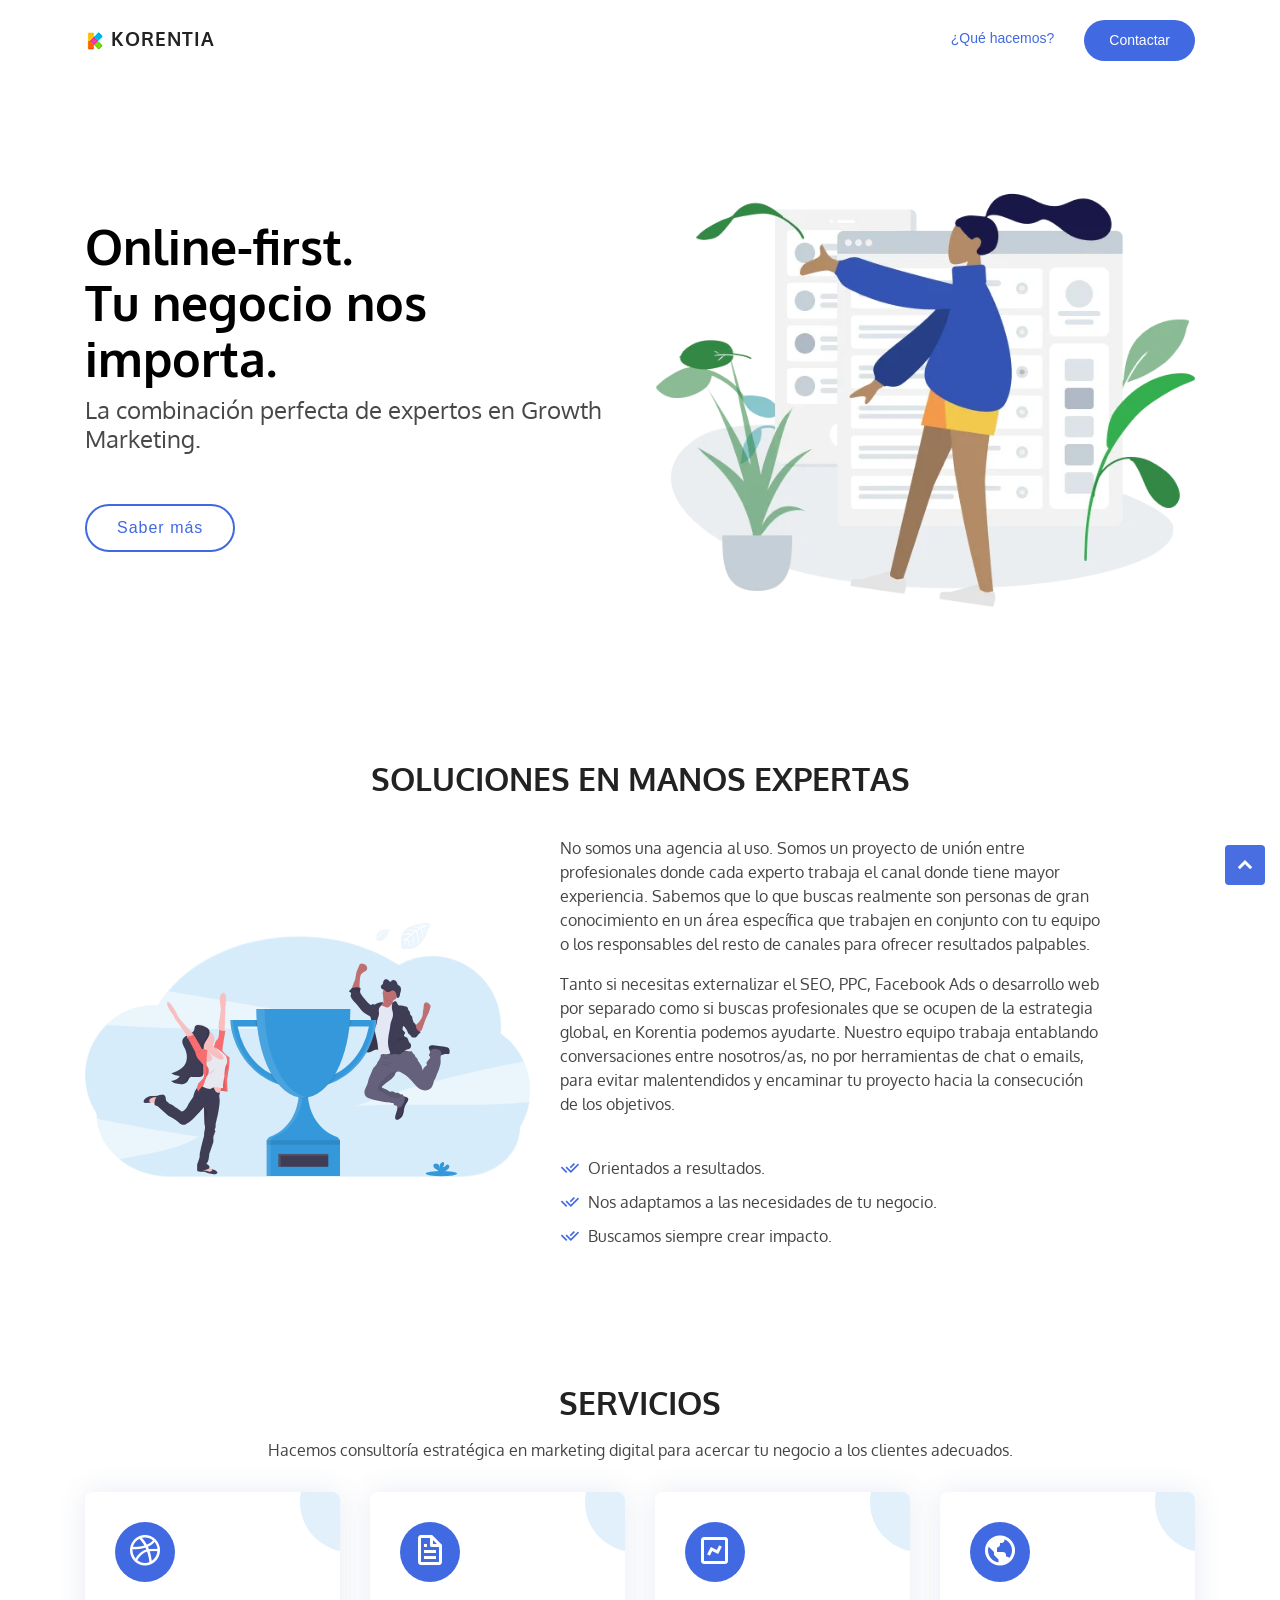
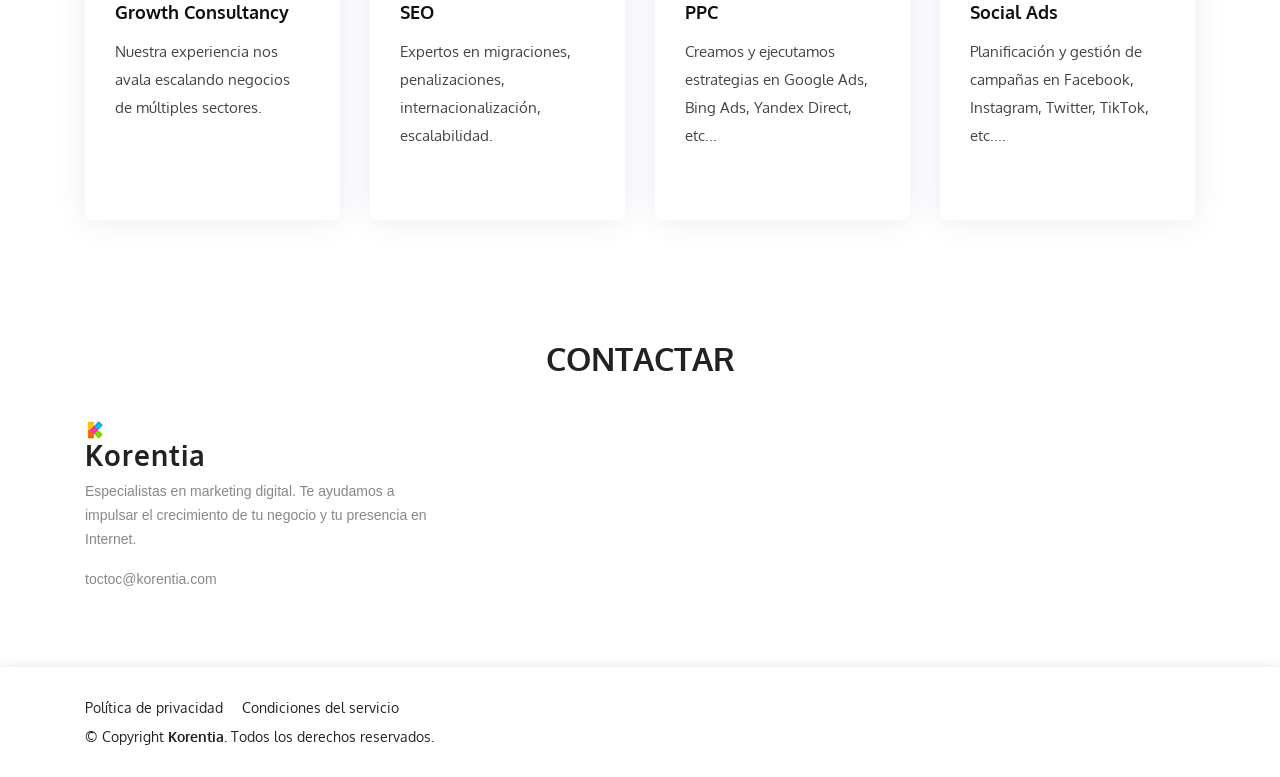
<file: index.html>
<!DOCTYPE html>
<html lang="es-ES">
  <head>

    <!-- Global site tag (gtag.js) - Google Analytics -->
<script async src="https://www.googletagmanager.com/gtag/js?id=UA-85660240-1"></script>
<script>
  window.dataLayer = window.dataLayer || [];
  function gtag(){dataLayer.push(arguments);}
  gtag('js', new Date());

  gtag('config', 'UA-85660240-1');
</script>

                           
    <meta charset="utf-8" />
    <meta content="width=device-width, initial-scale=1.0" name="viewport" />

    <title>
      Korentia - Marketing Digital | SEO PPC Growth Social Ads</title>
    <meta name="description" content="Korentia somos especialistas en marketing digital y te ayudamos a impulsar el crecimiento de tu negocio y tu presencia en Internet."/>


    <!-- Favicons -->
    <link href="assets/img/korentia-favicon.png" rel="icon" />
    <link href="assets/img/korentia-favicon.png" rel="apple-touch-icon" />

    <!-- Google Fonts -->
    <!-- <link rel="preconnect" href="https://fonts.gstatic.com/" crossorigin /> -->
    <!-- <link
      href="https://fonts.googleapis.com/css?family=Open+Sans:300,400,600,700|Raleway:300,400,500,600,700,|Poppins:300,400,500,600,700"
      rel="stylesheet"
    /> -->
     <link rel="stylesheet" type="text/css" href="https://fonts.googleapis.com/css?family=Oxygen|Karla"> 

    <!-- Vendor CSS Files -->
    <link
      href="assets/vendor/bootstrap/css/bootstrap.min.css"
      rel="stylesheet"
    />
    <link href="assets/vendor/icofont/icofont.min.css" rel="stylesheet" />
    <link href="assets/vendor/remixicon/remixicon.css" rel="stylesheet" />
    <link href="assets/vendor/boxicons/css/boxicons.min.css" rel="stylesheet" />
    <link
      href="assets/vendor/owl.carousel/assets/owl.carousel.min.css"
      rel="stylesheet"
    />
    <link href="assets/vendor/venobox/venobox.css" rel="stylesheet" />
    <link href="assets/vendor/aos/aos.css" rel="stylesheet" />

    <link rel=“canonical” href=“https://korentia.com/” />

    <!-- Template Main CSS File -->
    <link href="assets/css/style.css" rel="stylesheet" />

    <!-- JSON-LD markup generated by Google Structured Data Markup Helper. -->
    <script type="application/ld+json">
      {
        "@context": "http://schema.org",
        "@type": "LocalBusiness",
        "name": "Korentia",
        "description": "Korentia somos especialistas en marketing digital y te ayudamos a impulsar el crecimiento de tu negocio y tu presencia en Internet.",
        "logo": "https://korentia.com/assets/img/korentia-favicon.png",
        "email": "toctoc@korentia.com",
        "url": "https://korentia.com",
        "image": "https://korentia.com/assets/img/HERO.png",
        "address": "Spain"
      }
    </script>
                              
  </head>

  <body>
<!-- Google Tag Manager (noscript) -->
<noscript><iframe src="https://www.googletagmanager.com/ns.html?id=GTM-T889W4"
height="0" width="0" style="display:none;visibility:hidden"></iframe></noscript>
<!-- End Google Tag Manager (noscript) -->               
                                                           
    <!-- ======= Header ======= -->
    <header id="header" class="fixed-top d-flex align-items-center">
      <div class="container d-flex align-items-center">
        <div class="logo mr-auto">
          <h1 class="text-light"><img
                src="assets/img/korentia-favicon.png"
                alt="Korentia logo"
                class="img-fluid"
              />
            <a href="/"><span>KORENTIA</span></a>
          </h1>
          <!-- Uncomment below if you prefer to use an image logo -->
          <!-- <a href="index.html"><img src="assets/img/logo.png" alt="" class="img-fluid"></a>-->
        </div>

        <nav class="nav-menu d-none d-lg-block">
          <ul>
            <li><a href="#services">&iquest;Qu&eacute; hacemos?</a></li>
            <li class="get-started"><a href="#contact">Contactar</a></li>
          </ul>
        </nav>
        <!-- .nav-menu -->
      </div>
    </header>
    <!-- End Header -->

    <!-- ======= Hero Section ======= -->
    <section id="hero" class="d-flex align-items-center">
      <div class="container">
        <div class="row">
          <div
            class="col-lg-6 pt-5 pt-lg-0 order-2 order-lg-1 d-flex flex-column justify-content-center"
          >
            <h1 data-aos="fade-up">
              Online-first. <br />Tu negocio nos importa.
            </h1>
            <h2 data-aos="fade-up" data-aos-delay="400">
              La combinaci&oacute;n perfecta de expertos en Growth Marketing.
            </h2>
            <div data-aos="fade-up" data-aos-delay="800">
              <a href="#about" class="btn-get-started scrollto">Saber m&aacute;s</a>
            </div>
          </div>
          <div
            hreflang="en-us"
            class="col-lg-6 order-1 order-lg-2 hero-img"
            data-aos="fade-left"
            data-aos-delay="200"
          >
            <img src="assets/img/HERO.webp" class="img-fluid animated" alt="" />
          </div>
        </div>
      </div>
    </section>
    <!-- End Hero -->

    <main id="main">
      <!-- ======= About Us Section ======= -->
      <section id="about" class="about">
        <div class="container">
          <div class="section-title" data-aos="fade-up">
            <h2>Soluciones en manos expertas</h2>
          </div>

          <div class="row content">
            <div
              class="image col-xl-5 d-flex align-items-stretch justify-content-center justify-content-xl-start"
              data-aos="fade-right"
              data-aos-delay="150"
            >
              <img src="assets/img/counts-img.svg" alt="" class="img-fluid" />
            </div>

            <div class="col-lg-6" data-aos="fade-up" data-aos-delay="150">
              <p>
                No somos una agencia al uso. Somos un proyecto de unión entre profesionales donde cada experto trabaja el canal donde tiene mayor experiencia. Sabemos que lo que buscas realmente son personas de gran conocimiento en un área específica que trabajen en conjunto con tu equipo o los responsables del resto de canales para ofrecer resultados palpables.
              </p>
              <p>
                Tanto si necesitas externalizar el SEO, PPC, Facebook Ads o desarrollo web por separado como si buscas profesionales que se ocupen de la estrategia global, en Korentia podemos ayudarte. Nuestro equipo trabaja entablando conversaciones entre nosotros/as, no por herramientas de chat o emails, para evitar malentendidos y encaminar tu proyecto hacia la consecución de los objetivos.
              </p>
              <br />
              <ul>
                <li><i class="ri-check-double-line"></i> Orientados a resultados.</li>
                <li><i class="ri-check-double-line"></i> Nos adaptamos a las necesidades de tu negocio.</li>
                <li><i class="ri-check-double-line"></i> Buscamos siempre crear impacto.</li>
              </ul>
            </div>
          </div>
        </div>
      </section>
      <!-- End About Us Section -->

      <!-- ======= Services Section ======= -->
      <section id="services" class="services">
        <div class="container">
          <div class="section-title" data-aos="fade-up">
            <h2>Servicios</h2>
            <p>
              Hacemos consultoría estratégica en marketing digital para acercar tu negocio a los clientes adecuados.
            </p>
          </div>

          <div class="row">
            <div
              class="col-md-6 col-lg-3 d-flex align-items-stretch mb-5 mb-lg-0"
            >
              <div class="icon-box" data-aos="fade-up" data-aos-delay="100">
                <div class="icon"><i class="bx bxl-dribbble"></i></div>
                <h4 class="title"><a href="">Growth Consultancy</a></h4>
                <p class="description">
                  Nuestra experiencia nos avala escalando negocios de m&uacute;ltiples sectores.
                </p>
                <br />
                </p>
              </div>
            </div>

            <div
              class="col-md-6 col-lg-3 d-flex align-items-stretch mb-5 mb-lg-0"
            >
              <div class="icon-box" data-aos="fade-up" data-aos-delay="200">
                <div class="icon"><i class="bx bx-file"></i></div>
                <h4 class="title"><a href="">SEO</a></h4>
                <p class="description">
                  Expertos en migraciones, penalizaciones, internacionalizaci&oacute;n, escalabilidad.
                </p>
                <br />
                </p>
              </div>
            </div>

            <div
              class="col-md-6 col-lg-3 d-flex align-items-stretch mb-5 mb-lg-0"
            >
              <div class="icon-box" data-aos="fade-up" data-aos-delay="300">
                <div class="icon"><i class="bx bx-chart"></i></div>
                <h4 class="title"><a href="">PPC</a></h4>
                <p class="description">
                  Creamos y ejecutamos estrategias en Google Ads, Bing Ads, Yandex Direct, etc...
                </p>
                <br />
                </p>
              </div>
            </div>

            <div
              class="col-md-6 col-lg-3 d-flex align-items-stretch mb-5 mb-lg-0"
            >
              <div class="icon-box" data-aos="fade-up" data-aos-delay="400">
                <div class="icon"><i class="bx bx-world"></i></div>
                <h4 class="title"><a href="">Social Ads</a></h4>
                <p class="description">
                  Planificación y gestión de campañas en Facebook, Instagram, Twitter, TikTok, etc....
                </p>
                <br />
                </p>
              </div>
            </div>
          </div>
        </div>
      </section>
      <!-- End Services Section -->

      <!-- ======= Knowledge Base Section ======= -->
 
      <!-- End Knowledge Base Section -->

      <!-- ======= Contact Section ======= -->
      <section id="contact" class="contact">
        <div class="container">
          <div class="section-title" data-aos="fade-up">
            <h2>Contactar</h2>
          </div>

          <div class="row">
            <div
              class="col-lg-4 col-md-6"
              data-aos="fade-up"
              data-aos-delay="100"
            >
              <img
                src="assets/img/korentia-favicon.png"
                alt="Korentia logo"
                class="img-fluid"
              />
              <div class="contact-about">

                <h3>Korentia</h3>
                <p>
                  Especialistas en marketing digital. Te ayudamos a impulsar el crecimiento de tu negocio y tu presencia en Internet.
                  <p>toctoc&#64;korentia.com</p>
                </p>

                <!-- Social Links -->
                <!-- End of Social Links -->

                <!--               Subscription Form -->

                <!--             End  Subscription Form -->
              </div>
            </div>

            <div
              class="col-lg-3 col-md-6 mt-4 mt-md-0"
              data-aos="fade-up"
              data-aos-delay="200"
            >

            </div>

            <div
              class="col-lg-5 col-md-12"
              data-aos="fade-up"
              data-aos-delay="300"
            >
              <!--       Contact Form -->
              
              <!--               End of Form -->
            </div>
          </div>
        </div>
      </section>
      <!-- End Contact Section -->
    </main>
    <!-- End #main -->

    <!-- ======= Footer ======= -->
    <footer id="footer">
      <div class="container">
        <div class="row d-flex align-items-center">
          <div class="col-lg-6 text-lg-left text-center">
            <div class="footer-links mb-2">
              <a href="privacy/">Pol&iacute;tica de privacidad</a>
              <a href="terms/">Condiciones del servicio</a>
            </div>
            <div class="copyright">
              &copy; Copyright <strong>Korentia</strong>. Todos los derechos reservados.
            </div>

          </div>
          <div class="col-lg-6">
          </div>
        </div>
      </div>
    </footer>
    <!-- End Footer -->

    <a href="#" class="back-to-top"><i class="icofont-simple-up"></i></a>

    <!-- Vendor JS Files -->
    <script src="assets/vendor/jquery/jquery.min.js"></script>
    <script src="assets/vendor/bootstrap/js/bootstrap.bundle.min.js"></script>
    <script src="assets/vendor/jquery.easing/jquery.easing.min.js"></script>
    <script src="assets/vendor/waypoints/jquery.waypoints.min.js"></script>
    <script src="assets/vendor/counterup/counterup.min.js"></script>
    <script src="assets/vendor/owl.carousel/owl.carousel.min.js"></script>
    <!-- <script src="assets/vendor/isotope-layout/isotope.pkgd.min.js"></script> -->
    <script src="assets/vendor/venobox/venobox.min.js"></script>
    <script src="assets/vendor/aos/aos.js"></script>

    <!-- Template Main JS File -->
    <script defer src="assets/js/main.js"></script>

    <!-- Template Main JS File -->

  </body>
</html>
</file>
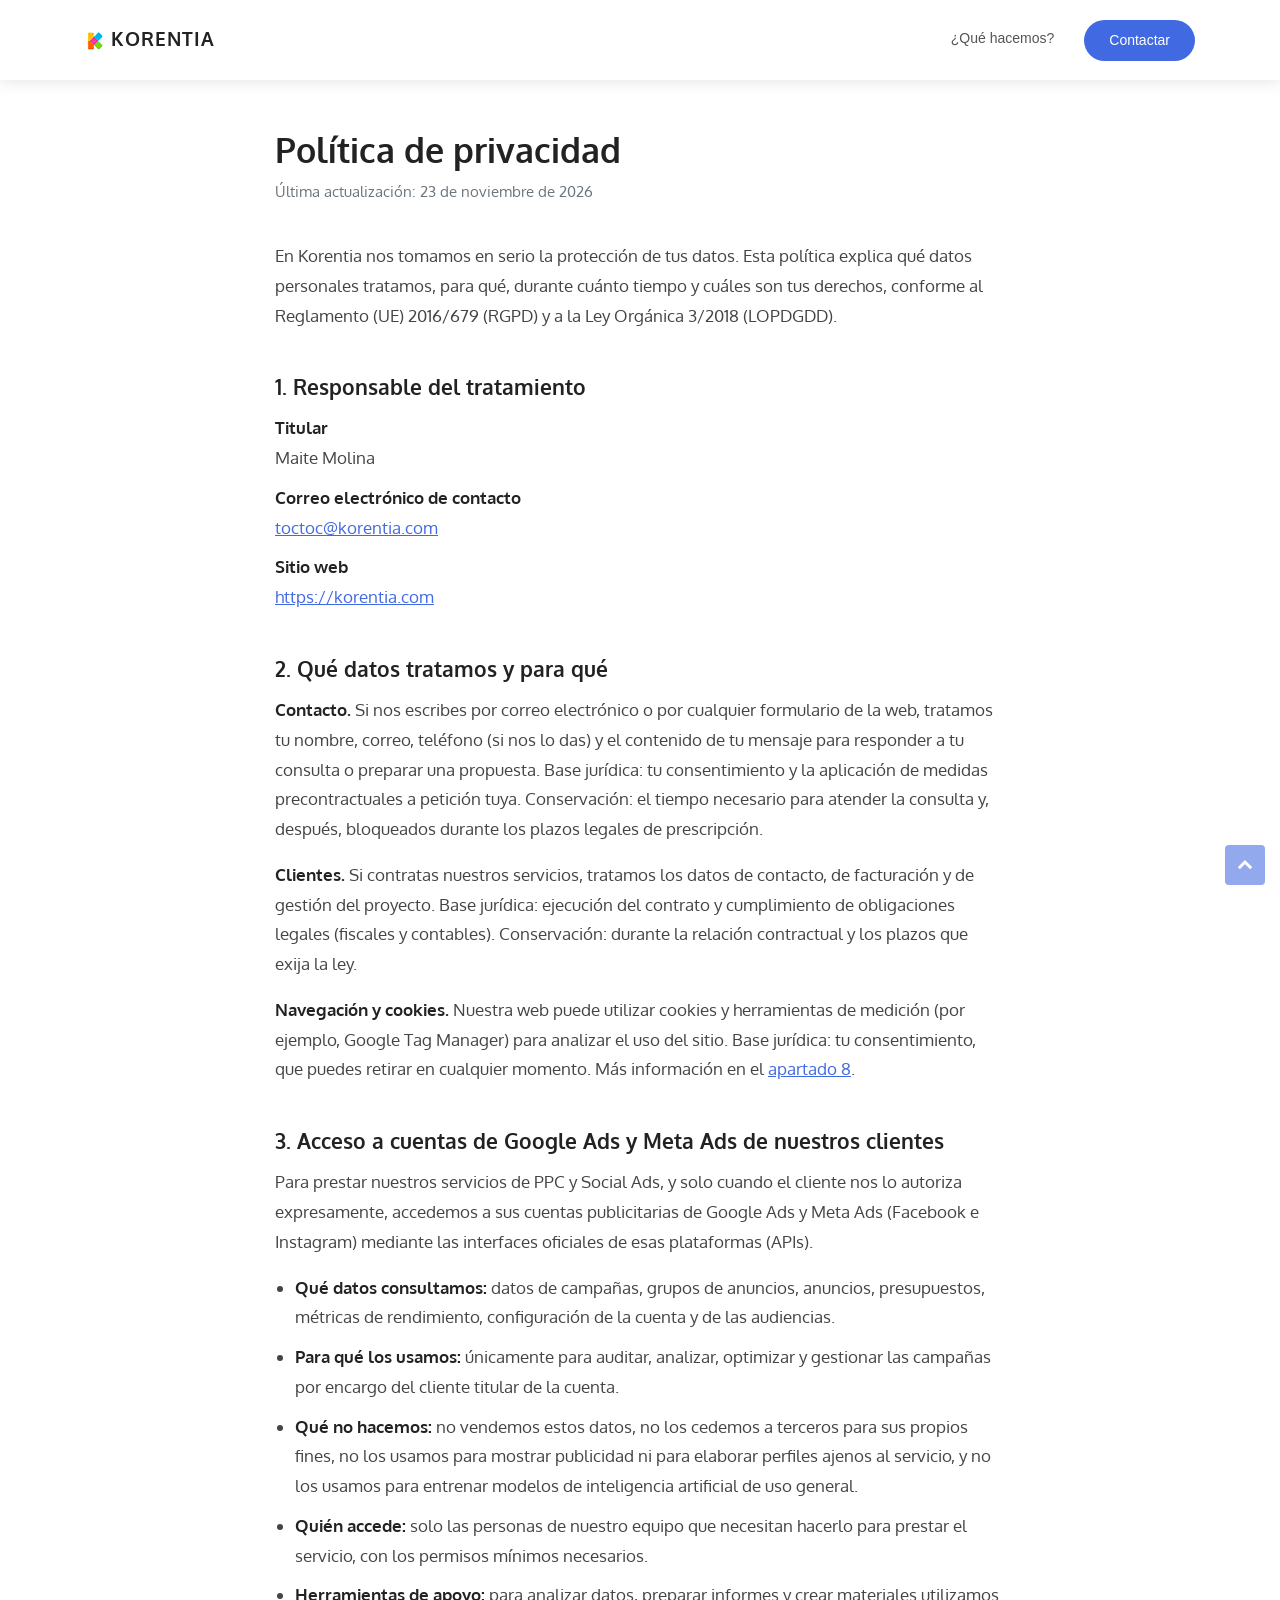
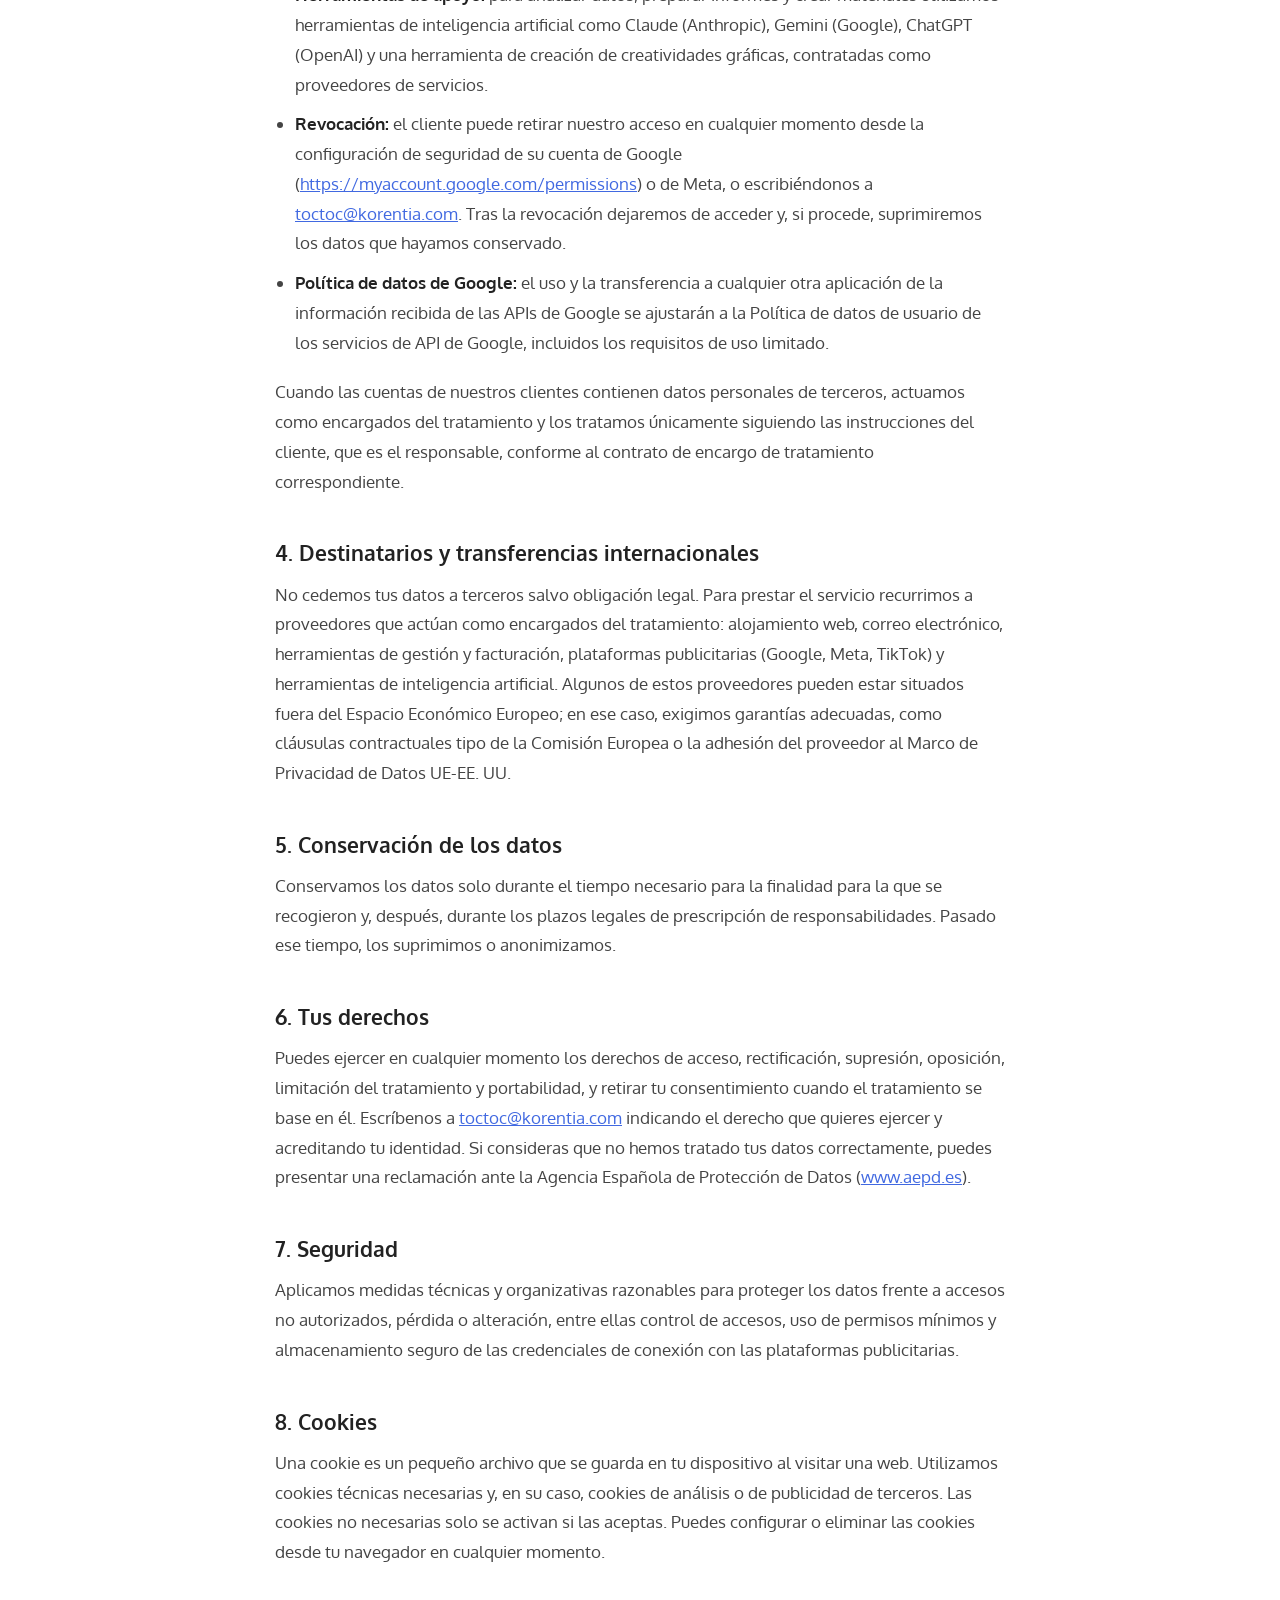
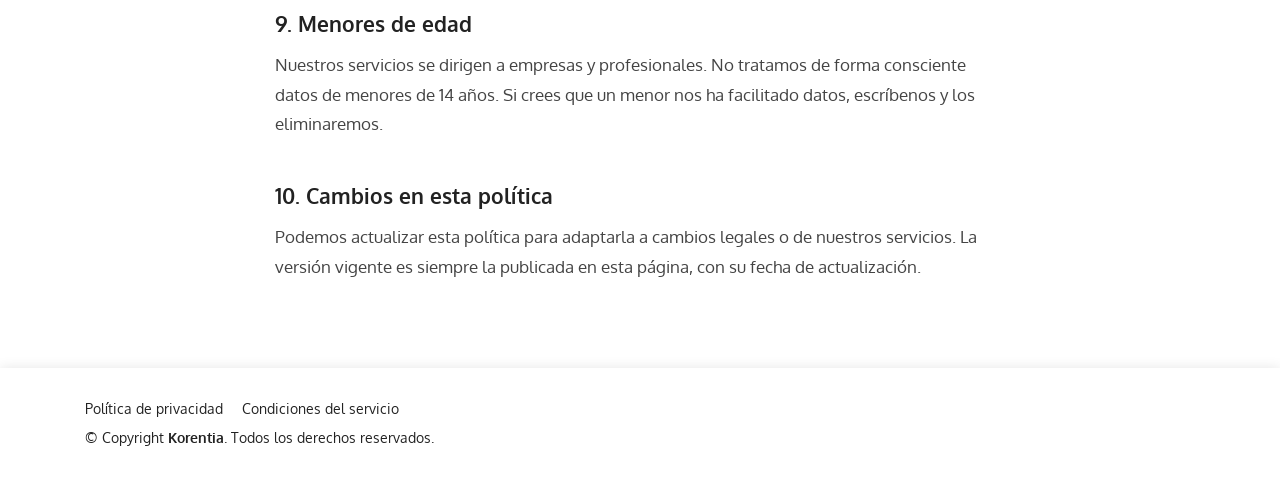
<file: privacy/index.html>
<!DOCTYPE html>
<html lang="es-ES">
  <head>
    <!-- Global site tag (gtag.js) - Google Analytics -->
    <script async src="https://www.googletagmanager.com/gtag/js?id=UA-85660240-1"></script>
    <script>
      window.dataLayer = window.dataLayer || [];
      function gtag(){dataLayer.push(arguments);}
      gtag('js', new Date());
      gtag('config', 'UA-85660240-1');
    </script>

    <meta charset="utf-8" />
    <meta content="width=device-width, initial-scale=1.0" name="viewport" />

    <title>Política de privacidad | Korentia</title>
    <meta name="description" content="Política de privacidad de Korentia: qué datos personales tratamos, para qué, durante cuánto tiempo y cuáles son tus derechos." />
    <meta name="robots" content="noindex,nofollow" />

    <!-- Favicons -->
    <link href="/assets/img/korentia-favicon.png" rel="icon" />
    <link href="/assets/img/korentia-favicon.png" rel="apple-touch-icon" />

    <!-- Google Fonts -->
    <link rel="stylesheet" type="text/css" href="https://fonts.googleapis.com/css?family=Oxygen:400,700|Karla" />

    <!-- Vendor CSS Files -->
    <link href="/assets/vendor/bootstrap/css/bootstrap.min.css" rel="stylesheet" />
    <link href="/assets/vendor/icofont/icofont.min.css" rel="stylesheet" />

    <!-- Template Main CSS File -->
    <link href="/assets/css/style.css" rel="stylesheet" />
    <link href="/assets/css/legal.css" rel="stylesheet" />
  </head>

  <body class="legal-page">
    <!-- ======= Header ======= -->
    <header id="header" class="fixed-top d-flex align-items-center">
      <div class="container d-flex align-items-center">
        <div class="logo mr-auto">
          <h1 class="text-light"><img
                src="/assets/img/korentia-favicon.png"
                alt="Korentia logo"
                class="img-fluid"
              />
            <a href="/"><span>KORENTIA</span></a>
          </h1>
        </div>

        <nav class="nav-menu d-none d-lg-block">
          <ul>
            <li><a href="/#services">&iquest;Qu&eacute; hacemos?</a></li>
            <li class="get-started"><a href="/#contact">Contactar</a></li>
          </ul>
        </nav>
        <!-- .nav-menu -->
      </div>
    </header>
    <!-- End Header -->

    <main id="main" class="legal">
      <div class="container">
        <h1>Política de privacidad</h1>
        <p class="updated">Última actualización: 23 de noviembre de 2026</p>

        <p>En Korentia nos tomamos en serio la protección de tus datos. Esta política explica qué datos personales tratamos, para qué, durante cuánto tiempo y cuáles son tus derechos, conforme al Reglamento (UE) 2016/679 (RGPD) y a la Ley Orgánica 3/2018 (LOPDGDD).</p>

        <h2 id="responsable">1. Responsable del tratamiento</h2>
        <dl>
          <dt>Titular</dt>
          <dd>Maite Molina</dd>
          <dt>Correo electrónico de contacto</dt>
          <dd><a href="mailto:toctoc@korentia.com">toctoc@korentia.com</a></dd>
          <dt>Sitio web</dt>
          <dd><a href="https://korentia.com">https://korentia.com</a></dd>
        </dl>

        <h2 id="datos">2. Qué datos tratamos y para qué</h2>
        <p><strong>Contacto.</strong> Si nos escribes por correo electrónico o por cualquier formulario de la web, tratamos tu nombre, correo, teléfono (si nos lo das) y el contenido de tu mensaje para responder a tu consulta o preparar una propuesta. Base jurídica: tu consentimiento y la aplicación de medidas precontractuales a petición tuya. Conservación: el tiempo necesario para atender la consulta y, después, bloqueados durante los plazos legales de prescripción.</p>
        <p><strong>Clientes.</strong> Si contratas nuestros servicios, tratamos los datos de contacto, de facturación y de gestión del proyecto. Base jurídica: ejecución del contrato y cumplimiento de obligaciones legales (fiscales y contables). Conservación: durante la relación contractual y los plazos que exija la ley.</p>
        <p><strong>Navegación y cookies.</strong> Nuestra web puede utilizar cookies y herramientas de medición (por ejemplo, Google Tag Manager) para analizar el uso del sitio. Base jurídica: tu consentimiento, que puedes retirar en cualquier momento. Más información en el <a href="#cookies">apartado 8</a>.</p>

        <h2 id="cuentas-publicitarias">3. Acceso a cuentas de Google Ads y Meta Ads de nuestros clientes</h2>
        <p>Para prestar nuestros servicios de PPC y Social Ads, y solo cuando el cliente nos lo autoriza expresamente, accedemos a sus cuentas publicitarias de Google Ads y Meta Ads (Facebook e Instagram) mediante las interfaces oficiales de esas plataformas (APIs).</p>
        <ul>
          <li><strong>Qué datos consultamos:</strong> datos de campañas, grupos de anuncios, anuncios, presupuestos, métricas de rendimiento, configuración de la cuenta y de las audiencias.</li>
          <li><strong>Para qué los usamos:</strong> únicamente para auditar, analizar, optimizar y gestionar las campañas por encargo del cliente titular de la cuenta.</li>
          <li><strong>Qué no hacemos:</strong> no vendemos estos datos, no los cedemos a terceros para sus propios fines, no los usamos para mostrar publicidad ni para elaborar perfiles ajenos al servicio, y no los usamos para entrenar modelos de inteligencia artificial de uso general.</li>
          <li><strong>Quién accede:</strong> solo las personas de nuestro equipo que necesitan hacerlo para prestar el servicio, con los permisos mínimos necesarios.</li>
          <li><strong>Herramientas de apoyo:</strong> para analizar datos, preparar informes y crear materiales utilizamos herramientas de inteligencia artificial como Claude (Anthropic), Gemini (Google), ChatGPT (OpenAI) y una herramienta de creación de creatividades gráficas, contratadas como proveedores de servicios.</li>
          <li><strong>Revocación:</strong> el cliente puede retirar nuestro acceso en cualquier momento desde la configuración de seguridad de su cuenta de Google (<a href="https://myaccount.google.com/permissions" rel="noopener" target="_blank">https://myaccount.google.com/permissions</a>) o de Meta, o escribiéndonos a <a href="mailto:toctoc@korentia.com">toctoc@korentia.com</a>. Tras la revocación dejaremos de acceder y, si procede, suprimiremos los datos que hayamos conservado.</li>
          <li><strong>Política de datos de Google:</strong> el uso y la transferencia a cualquier otra aplicación de la información recibida de las APIs de Google se ajustarán a la Política de datos de usuario de los servicios de API de Google, incluidos los requisitos de uso limitado.</li>
        </ul>
        <p>Cuando las cuentas de nuestros clientes contienen datos personales de terceros, actuamos como encargados del tratamiento y los tratamos únicamente siguiendo las instrucciones del cliente, que es el responsable, conforme al contrato de encargo de tratamiento correspondiente.</p>

        <h2 id="destinatarios">4. Destinatarios y transferencias internacionales</h2>
        <p>No cedemos tus datos a terceros salvo obligación legal. Para prestar el servicio recurrimos a proveedores que actúan como encargados del tratamiento: alojamiento web, correo electrónico, herramientas de gestión y facturación, plataformas publicitarias (Google, Meta, TikTok) y herramientas de inteligencia artificial. Algunos de estos proveedores pueden estar situados fuera del Espacio Económico Europeo; en ese caso, exigimos garantías adecuadas, como cláusulas contractuales tipo de la Comisión Europea o la adhesión del proveedor al Marco de Privacidad de Datos UE-EE. UU.</p>

        <h2 id="conservacion">5. Conservación de los datos</h2>
        <p>Conservamos los datos solo durante el tiempo necesario para la finalidad para la que se recogieron y, después, durante los plazos legales de prescripción de responsabilidades. Pasado ese tiempo, los suprimimos o anonimizamos.</p>

        <h2 id="derechos">6. Tus derechos</h2>
        <p>Puedes ejercer en cualquier momento los derechos de acceso, rectificación, supresión, oposición, limitación del tratamiento y portabilidad, y retirar tu consentimiento cuando el tratamiento se base en él. Escríbenos a <a href="mailto:toctoc@korentia.com">toctoc@korentia.com</a> indicando el derecho que quieres ejercer y acreditando tu identidad. Si consideras que no hemos tratado tus datos correctamente, puedes presentar una reclamación ante la Agencia Española de Protección de Datos (<a href="https://www.aepd.es" rel="noopener" target="_blank">www.aepd.es</a>).</p>

        <h2 id="seguridad">7. Seguridad</h2>
        <p>Aplicamos medidas técnicas y organizativas razonables para proteger los datos frente a accesos no autorizados, pérdida o alteración, entre ellas control de accesos, uso de permisos mínimos y almacenamiento seguro de las credenciales de conexión con las plataformas publicitarias.</p>

        <h2 id="cookies">8. Cookies</h2>
        <p>Una cookie es un pequeño archivo que se guarda en tu dispositivo al visitar una web. Utilizamos cookies técnicas necesarias y, en su caso, cookies de análisis o de publicidad de terceros. Las cookies no necesarias solo se activan si las aceptas. Puedes configurar o eliminar las cookies desde tu navegador en cualquier momento.</p>

        <h2 id="menores">9. Menores de edad</h2>
        <p>Nuestros servicios se dirigen a empresas y profesionales. No tratamos de forma consciente datos de menores de 14 años. Si crees que un menor nos ha facilitado datos, escríbenos y los eliminaremos.</p>

        <h2 id="cambios">10. Cambios en esta política</h2>
        <p>Podemos actualizar esta política para adaptarla a cambios legales o de nuestros servicios. La versión vigente es siempre la publicada en esta página, con su fecha de actualización.</p>
      </div>
    </main>
    <!-- End #main -->

    <!-- ======= Footer ======= -->
    <footer id="footer">
      <div class="container">
        <div class="row d-flex align-items-center">
          <div class="col-lg-6 text-lg-left text-center">
            <div class="footer-links mb-2">
              <a href="/privacy/">Política de privacidad</a>
              <a href="/terms/">Condiciones del servicio</a>
            </div>
            <div class="copyright">
              &copy; Copyright <strong>Korentia</strong>. Todos los derechos reservados.
            </div>
          </div>
          <div class="col-lg-6">
          </div>
        </div>
      </div>
    </footer>
    <!-- End Footer -->

    <a href="#" class="back-to-top"><i class="icofont-simple-up"></i></a>

    <!-- Vendor JS Files (mismos que la home, necesarios para main.js y el menú móvil) -->
    <script src="/assets/vendor/jquery/jquery.min.js"></script>
    <script src="/assets/vendor/bootstrap/js/bootstrap.bundle.min.js"></script>
    <script src="/assets/vendor/jquery.easing/jquery.easing.min.js"></script>
    <script src="/assets/vendor/waypoints/jquery.waypoints.min.js"></script>
    <script src="/assets/vendor/counterup/counterup.min.js"></script>
    <script src="/assets/vendor/owl.carousel/owl.carousel.min.js"></script>
    <script src="/assets/vendor/venobox/venobox.min.js"></script>
    <script src="/assets/vendor/aos/aos.js"></script>

    <!-- Template Main JS File -->
    <script defer src="/assets/js/main.js"></script>
  </body>
</html>
</file>
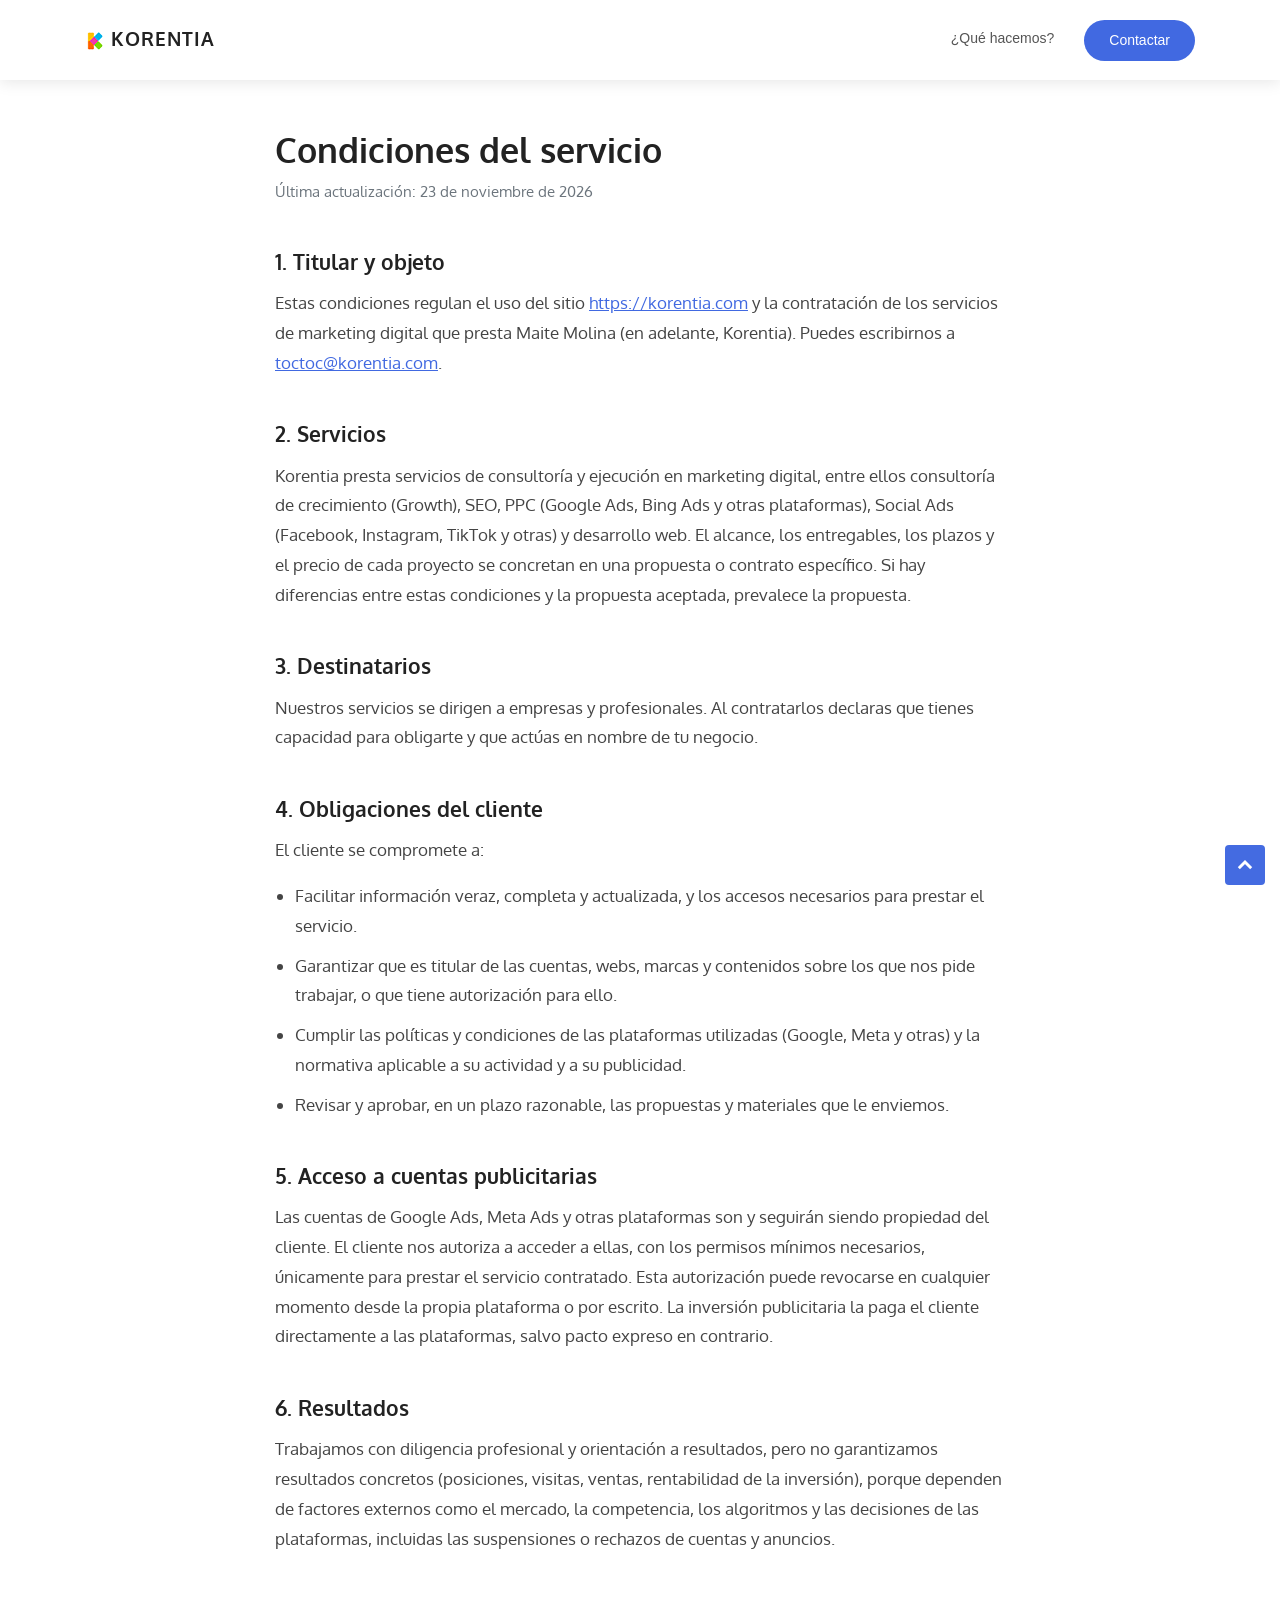
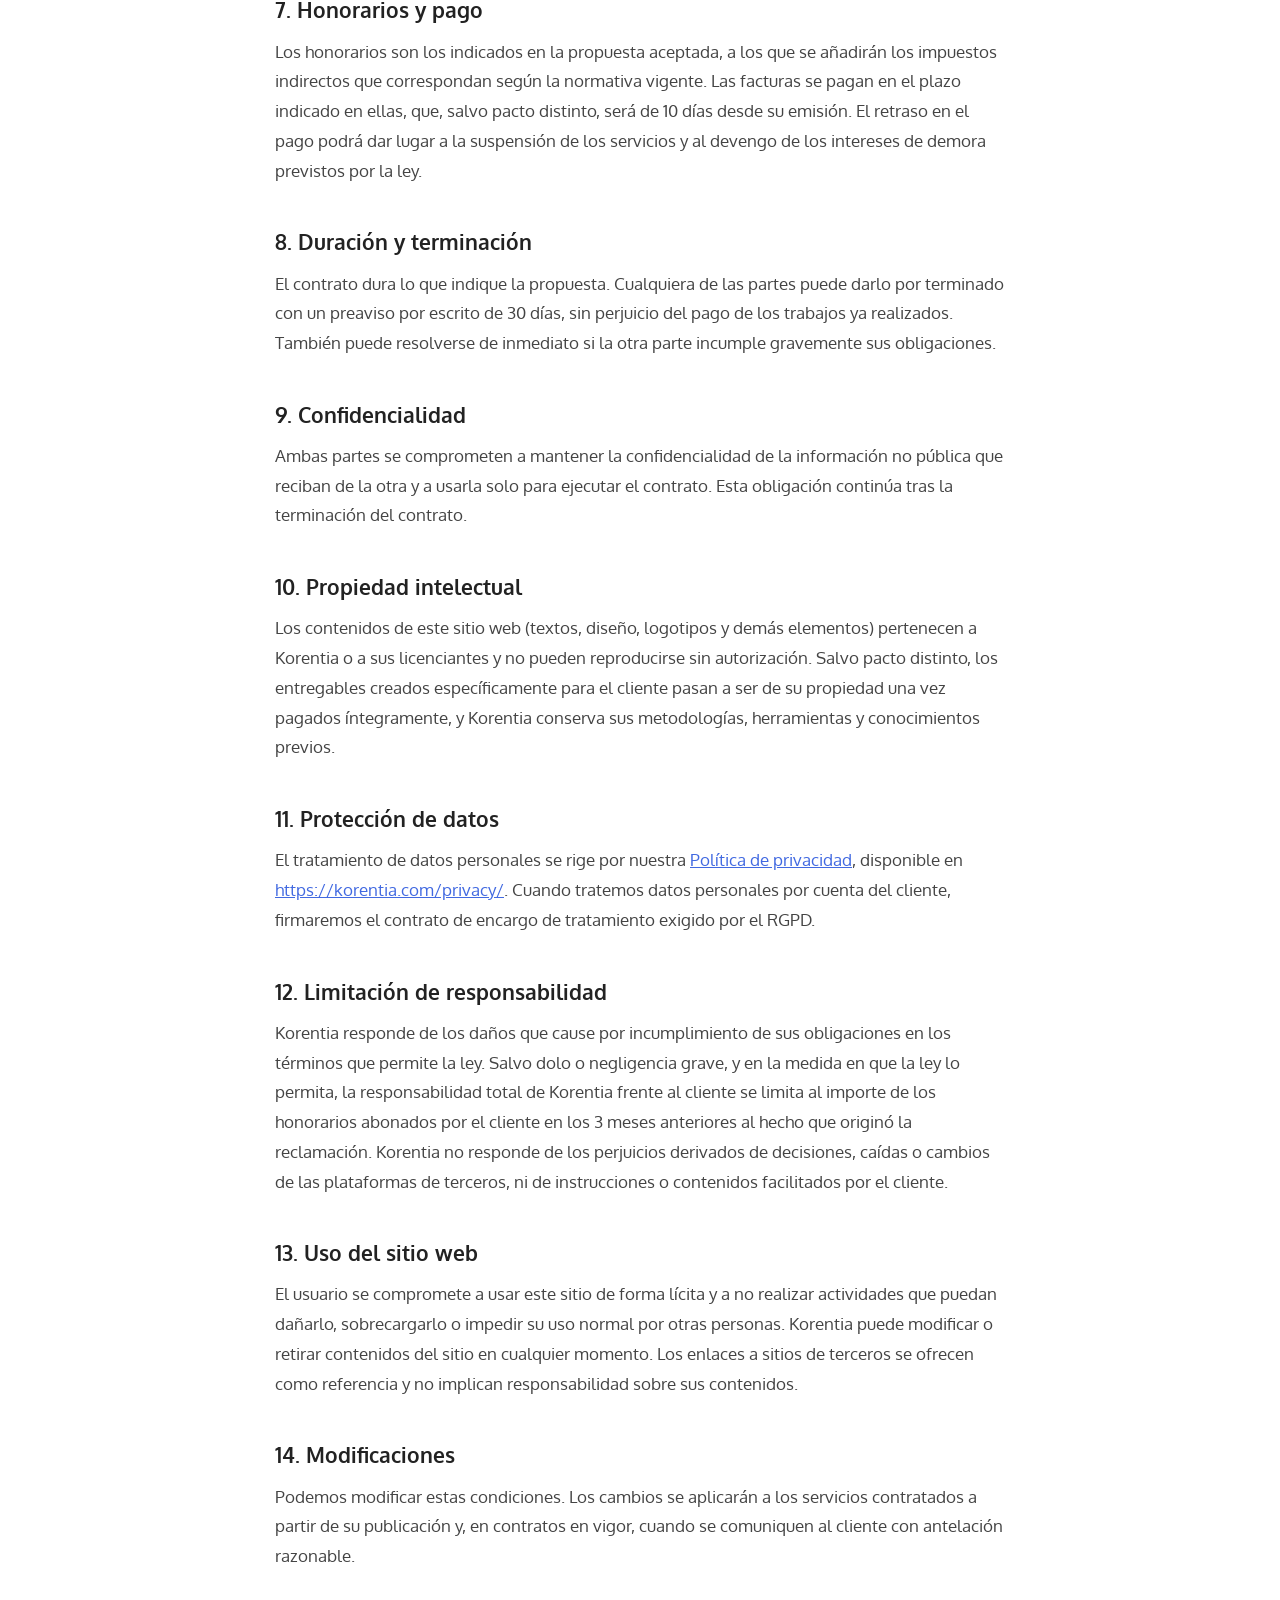
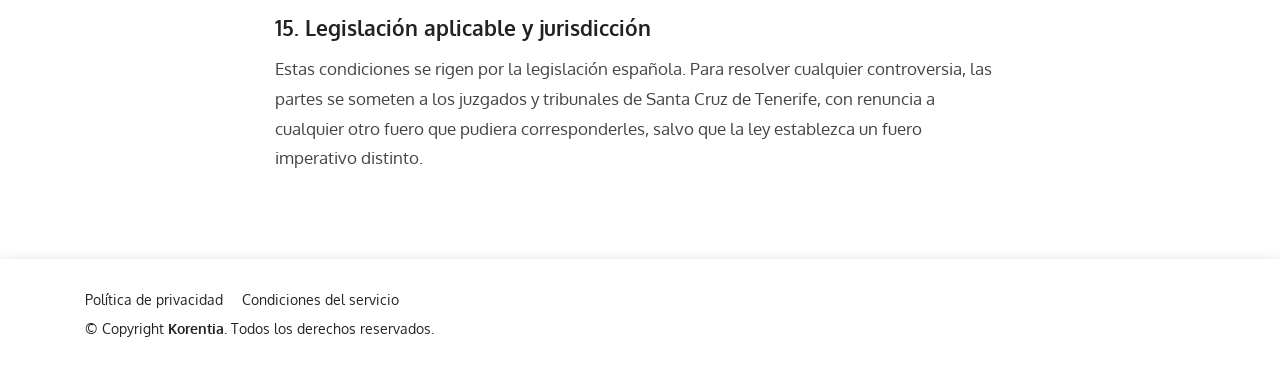
<file: terms/index.html>
<!DOCTYPE html>
<html lang="es-ES">
  <head>
    <!-- Global site tag (gtag.js) - Google Analytics -->
    <script async src="https://www.googletagmanager.com/gtag/js?id=UA-85660240-1"></script>
    <script>
      window.dataLayer = window.dataLayer || [];
      function gtag(){dataLayer.push(arguments);}
      gtag('js', new Date());
      gtag('config', 'UA-85660240-1');
    </script>

    <meta charset="utf-8" />
    <meta content="width=device-width, initial-scale=1.0" name="viewport" />

    <title>Condiciones del servicio | Korentia</title>
    <meta name="description" content="Condiciones del servicio de Korentia: uso del sitio web y contratación de nuestros servicios de marketing digital." />
    <meta name="robots" content="noindex,nofollow" />

    <!-- Favicons -->
    <link href="/assets/img/korentia-favicon.png" rel="icon" />
    <link href="/assets/img/korentia-favicon.png" rel="apple-touch-icon" />

    <!-- Google Fonts -->
    <link rel="stylesheet" type="text/css" href="https://fonts.googleapis.com/css?family=Oxygen:400,700|Karla" />

    <!-- Vendor CSS Files -->
    <link href="/assets/vendor/bootstrap/css/bootstrap.min.css" rel="stylesheet" />
    <link href="/assets/vendor/icofont/icofont.min.css" rel="stylesheet" />

    <!-- Template Main CSS File -->
    <link href="/assets/css/style.css" rel="stylesheet" />
    <link href="/assets/css/legal.css" rel="stylesheet" />
  </head>

  <body class="legal-page">
    <!-- ======= Header ======= -->
    <header id="header" class="fixed-top d-flex align-items-center">
      <div class="container d-flex align-items-center">
        <div class="logo mr-auto">
          <h1 class="text-light"><img
                src="/assets/img/korentia-favicon.png"
                alt="Korentia logo"
                class="img-fluid"
              />
            <a href="/"><span>KORENTIA</span></a>
          </h1>
        </div>

        <nav class="nav-menu d-none d-lg-block">
          <ul>
            <li><a href="/#services">&iquest;Qu&eacute; hacemos?</a></li>
            <li class="get-started"><a href="/#contact">Contactar</a></li>
          </ul>
        </nav>
        <!-- .nav-menu -->
      </div>
    </header>
    <!-- End Header -->

    <main id="main" class="legal">
      <div class="container">
        <h1>Condiciones del servicio</h1>
        <p class="updated">Última actualización: 23 de noviembre de 2026</p>

        <h2 id="titular">1. Titular y objeto</h2>
        <p>Estas condiciones regulan el uso del sitio <a href="https://korentia.com">https://korentia.com</a> y la contratación de los servicios de marketing digital que presta Maite Molina (en adelante, Korentia). Puedes escribirnos a <a href="mailto:toctoc@korentia.com">toctoc@korentia.com</a>.</p>

        <h2 id="servicios">2. Servicios</h2>
        <p>Korentia presta servicios de consultoría y ejecución en marketing digital, entre ellos consultoría de crecimiento (Growth), SEO, PPC (Google Ads, Bing Ads y otras plataformas), Social Ads (Facebook, Instagram, TikTok y otras) y desarrollo web. El alcance, los entregables, los plazos y el precio de cada proyecto se concretan en una propuesta o contrato específico. Si hay diferencias entre estas condiciones y la propuesta aceptada, prevalece la propuesta.</p>

        <h2 id="destinatarios">3. Destinatarios</h2>
        <p>Nuestros servicios se dirigen a empresas y profesionales. Al contratarlos declaras que tienes capacidad para obligarte y que actúas en nombre de tu negocio.</p>

        <h2 id="obligaciones">4. Obligaciones del cliente</h2>
        <p>El cliente se compromete a:</p>
        <ul>
          <li>Facilitar información veraz, completa y actualizada, y los accesos necesarios para prestar el servicio.</li>
          <li>Garantizar que es titular de las cuentas, webs, marcas y contenidos sobre los que nos pide trabajar, o que tiene autorización para ello.</li>
          <li>Cumplir las políticas y condiciones de las plataformas utilizadas (Google, Meta y otras) y la normativa aplicable a su actividad y a su publicidad.</li>
          <li>Revisar y aprobar, en un plazo razonable, las propuestas y materiales que le enviemos.</li>
        </ul>

        <h2 id="cuentas-publicitarias">5. Acceso a cuentas publicitarias</h2>
        <p>Las cuentas de Google Ads, Meta Ads y otras plataformas son y seguirán siendo propiedad del cliente. El cliente nos autoriza a acceder a ellas, con los permisos mínimos necesarios, únicamente para prestar el servicio contratado. Esta autorización puede revocarse en cualquier momento desde la propia plataforma o por escrito. La inversión publicitaria la paga el cliente directamente a las plataformas, salvo pacto expreso en contrario.</p>

        <h2 id="resultados">6. Resultados</h2>
        <p>Trabajamos con diligencia profesional y orientación a resultados, pero no garantizamos resultados concretos (posiciones, visitas, ventas, rentabilidad de la inversión), porque dependen de factores externos como el mercado, la competencia, los algoritmos y las decisiones de las plataformas, incluidas las suspensiones o rechazos de cuentas y anuncios.</p>

        <h2 id="honorarios">7. Honorarios y pago</h2>
        <p>Los honorarios son los indicados en la propuesta aceptada, a los que se añadirán los impuestos indirectos que correspondan según la normativa vigente. Las facturas se pagan en el plazo indicado en ellas, que, salvo pacto distinto, será de 10 días desde su emisión. El retraso en el pago podrá dar lugar a la suspensión de los servicios y al devengo de los intereses de demora previstos por la ley.</p>

        <h2 id="duracion">8. Duración y terminación</h2>
        <p>El contrato dura lo que indique la propuesta. Cualquiera de las partes puede darlo por terminado con un preaviso por escrito de 30 días, sin perjuicio del pago de los trabajos ya realizados. También puede resolverse de inmediato si la otra parte incumple gravemente sus obligaciones.</p>

        <h2 id="confidencialidad">9. Confidencialidad</h2>
        <p>Ambas partes se comprometen a mantener la confidencialidad de la información no pública que reciban de la otra y a usarla solo para ejecutar el contrato. Esta obligación continúa tras la terminación del contrato.</p>

        <h2 id="propiedad-intelectual">10. Propiedad intelectual</h2>
        <p>Los contenidos de este sitio web (textos, diseño, logotipos y demás elementos) pertenecen a Korentia o a sus licenciantes y no pueden reproducirse sin autorización. Salvo pacto distinto, los entregables creados específicamente para el cliente pasan a ser de su propiedad una vez pagados íntegramente, y Korentia conserva sus metodologías, herramientas y conocimientos previos.</p>

        <h2 id="proteccion-de-datos">11. Protección de datos</h2>
        <p>El tratamiento de datos personales se rige por nuestra <a href="/privacy/">Política de privacidad</a>, disponible en <a href="/privacy/">https://korentia.com/privacy/</a>. Cuando tratemos datos personales por cuenta del cliente, firmaremos el contrato de encargo de tratamiento exigido por el RGPD.</p>

        <h2 id="responsabilidad">12. Limitación de responsabilidad</h2>
        <p>Korentia responde de los daños que cause por incumplimiento de sus obligaciones en los términos que permite la ley. Salvo dolo o negligencia grave, y en la medida en que la ley lo permita, la responsabilidad total de Korentia frente al cliente se limita al importe de los honorarios abonados por el cliente en los 3 meses anteriores al hecho que originó la reclamación. Korentia no responde de los perjuicios derivados de decisiones, caídas o cambios de las plataformas de terceros, ni de instrucciones o contenidos facilitados por el cliente.</p>

        <h2 id="uso-del-sitio">13. Uso del sitio web</h2>
        <p>El usuario se compromete a usar este sitio de forma lícita y a no realizar actividades que puedan dañarlo, sobrecargarlo o impedir su uso normal por otras personas. Korentia puede modificar o retirar contenidos del sitio en cualquier momento. Los enlaces a sitios de terceros se ofrecen como referencia y no implican responsabilidad sobre sus contenidos.</p>

        <h2 id="modificaciones">14. Modificaciones</h2>
        <p>Podemos modificar estas condiciones. Los cambios se aplicarán a los servicios contratados a partir de su publicación y, en contratos en vigor, cuando se comuniquen al cliente con antelación razonable.</p>

        <h2 id="legislacion">15. Legislación aplicable y jurisdicción</h2>
        <p>Estas condiciones se rigen por la legislación española. Para resolver cualquier controversia, las partes se someten a los juzgados y tribunales de Santa Cruz de Tenerife, con renuncia a cualquier otro fuero que pudiera corresponderles, salvo que la ley establezca un fuero imperativo distinto.</p>
      </div>
    </main>
    <!-- End #main -->

    <!-- ======= Footer ======= -->
    <footer id="footer">
      <div class="container">
        <div class="row d-flex align-items-center">
          <div class="col-lg-6 text-lg-left text-center">
            <div class="footer-links mb-2">
              <a href="/privacy/">Política de privacidad</a>
              <a href="/terms/">Condiciones del servicio</a>
            </div>
            <div class="copyright">
              &copy; Copyright <strong>Korentia</strong>. Todos los derechos reservados.
            </div>
          </div>
          <div class="col-lg-6">
          </div>
        </div>
      </div>
    </footer>
    <!-- End Footer -->

    <a href="#" class="back-to-top"><i class="icofont-simple-up"></i></a>

    <!-- Vendor JS Files (mismos que la home, necesarios para main.js y el menú móvil) -->
    <script src="/assets/vendor/jquery/jquery.min.js"></script>
    <script src="/assets/vendor/bootstrap/js/bootstrap.bundle.min.js"></script>
    <script src="/assets/vendor/jquery.easing/jquery.easing.min.js"></script>
    <script src="/assets/vendor/waypoints/jquery.waypoints.min.js"></script>
    <script src="/assets/vendor/counterup/counterup.min.js"></script>
    <script src="/assets/vendor/owl.carousel/owl.carousel.min.js"></script>
    <script src="/assets/vendor/venobox/venobox.min.js"></script>
    <script src="/assets/vendor/aos/aos.js"></script>

    <!-- Template Main JS File -->
    <script defer src="/assets/js/main.js"></script>
  </body>
</html>
</file>
<file: assets/vendor/venobox/venobox.css>
/* ------ venobox.css --------*/
.vbox-overlay *, .vbox-overlay *:before, .vbox-overlay *:after{
    -webkit-backface-visibility: hidden;
    -webkit-box-sizing:border-box;
    -moz-box-sizing:border-box;
    box-sizing:border-box;
}
.vbox-overlay * { 
    -webkit-backface-visibility: visible;
    backface-visibility: visible;
}
.vbox-overlay{
    display: -webkit-flex;
    display: flex;
    -webkit-flex-direction: column;
    flex-direction: column;
    -webkit-justify-content: center;
    justify-content: center;
    -webkit-align-items: center;
    align-items: center;
    position: fixed;
    left: 0;
    top: 0;
    bottom: 0;
    right: 0;
    z-index: 999999;
}

/* ----- navigation ----- */
.vbox-title{
    width: 100%;
    height: 40px;
    float: left;
    text-align: center;
    line-height: 28px;
    font-size: 12px;
    padding: 6px 50px;
    overflow: hidden;
    position: fixed;
    display: none;
    left: 0;
    z-index: 89;
}
.vbox-close{
    cursor: pointer;
    position: fixed;
    top: -1px;
    right: 0;
    width: 50px;
    height: 40px;
    padding: 6px;
    display: block;
    background-position:10px center;
    overflow: hidden;
    font-size: 24px;
    line-height: 1;
    text-align: center;
    z-index: 99;
}
.vbox-left{
    cursor: pointer;
    position: fixed;
    left: 0;
    height: 40px;
    overflow: hidden;
    line-height: 28px;
    font-size: 12px;
    z-index: 99;
    display: flex;
    align-items:center;
}
.vbox-num{
    display: inline-block;
    margin: 6px 0 6px 15px;
}
/* ----- Social share ----- */
.vbox-share{
    line-height: 28px;
    font-size: 12px;
    overflow: hidden;
    position: fixed;
    left: 0;
    z-index: 98;
    display: flex;
    align-items:center;
    justify-content: center;
    width: 100%;
    text-align: center;
}
.vbox-share svg{
    max-height: 28px;
    width: 28px;
    z-index: 10;
    margin-left: 12px;
    margin-top: 6px;
    margin-bottom: 6px;
    vertical-align: middle;
}


/* ----- navigation ARROWS ----- */
.vbox-next, .vbox-prev{
    position: fixed;
    top: 50%;
    margin-top: -15px;
    overflow: hidden;
    cursor: pointer;
    display: block;
    width: 45px;
    height: 45px;
    z-index: 99;
}
.vbox-next span, .vbox-prev span{
    position: relative;
    width: 20px;
    height: 20px;
    border: 2px solid transparent;
    border-top-color: #B6B6B6;
    border-right-color: #B6B6B6;
    text-indent: -100px;
    position: absolute;
    top: 8px;
    display: block;
}
.vbox-prev{
    left: 15px;
}
.vbox-next{
    right: 15px;
}
.vbox-prev span{
    left: 10px;
    -ms-transform: rotate(-135deg);
    -webkit-transform: rotate(-135deg);
    transform: rotate(-135deg);
}
.vbox-next span{
    -ms-transform: rotate(45deg);
    -webkit-transform: rotate(45deg);
    transform: rotate(45deg);
    right: 10px;
}
/* ------- inline window ------ */
.vbox-inline{
    width: 420px;
    height: 315px;
    height: 70vh;
    padding: 10px;
    background: #fff;
    margin: 0 auto;
    overflow: auto;
    text-align: left;
}
/* ------- Video & iFrames window ------ */
.venoframe{
    max-width: 100%;
    width: 100%;
    border: none;
    width: 100%;
    height: 260px;
    height: 70vh;
}
.venoframe.vbvid{
    height: 260px;
}
@media (min-width: 768px) {
    .venoframe, .vbox-inline{
        width: 90%;
        height: 360px;
        height: 70vh;
    }
    .venoframe.vbvid{
        width: 640px;
        height: 360px;
    }
}
@media (min-width: 992px) {
    .venoframe, .vbox-inline{
        max-width: 1200px;
        width: 80%;
        height: 540px;
        height: 70vh;
    }
    .venoframe.vbvid{
        width: 960px;
        height: 540px;
    }
}
/* 
Please do NOT edit this part! 
or at least read this note: http://i.imgur.com/7C0ws9e.gif
*/
.vbox-open{
    overflow: hidden;
}
.vbox-container{
    position: absolute;
    left: 0;
    right: 0;
    top: 0;
    bottom: 0;
    overflow-x: hidden;
    overflow-y: scroll;
    overflow-scrolling: touch;
    -webkit-overflow-scrolling: touch;
    z-index: 20;
    max-height: 100%;

}

.vbox-content{
    text-align: center;
    float: left;
    width: 100%;
    position: relative;
    overflow: hidden;
    padding: 20px 4%;
}
.vbox-container img{
    max-width: 100%;
    height: auto;
}
.vbox-figlio{
    box-shadow: 0 0 12px rgba(0,0,0,0.19), 0 6px 6px rgba(0,0,0,0.23);
    max-width: 100%;
    text-align: initial;
}
img.vbox-figlio{
    -webkit-user-select: none;
-khtml-user-select: none;
-moz-user-select: none;
-o-user-select: none;
user-select: none;
}
.vbox-content.swipe-left{
    margin-left: -200px !important;
}
.vbox-content.swipe-right{
    margin-left: 200px !important;
}
.vbox-animated{
    webkit-transition: margin 300ms ease-out;
    transition: margin 300ms ease-out;
}

/* ---------- preloader ----------
 * SPINKIT 
 * http://tobiasahlin.com/spinkit/
-------------------------------- */
.sk-double-bounce,.sk-rotating-plane{width:40px;height:40px;margin:40px auto}.sk-rotating-plane{background-color:#333;-webkit-animation:sk-rotatePlane 1.2s infinite ease-in-out;animation:sk-rotatePlane 1.2s infinite ease-in-out}@-webkit-keyframes sk-rotatePlane{0%{-webkit-transform:perspective(120px) rotateX(0) rotateY(0);transform:perspective(120px) rotateX(0) rotateY(0)}50%{-webkit-transform:perspective(120px) rotateX(-180.1deg) rotateY(0);transform:perspective(120px) rotateX(-180.1deg) rotateY(0)}100%{-webkit-transform:perspective(120px) rotateX(-180deg) rotateY(-179.9deg);transform:perspective(120px) rotateX(-180deg) rotateY(-179.9deg)}}@keyframes sk-rotatePlane{0%{-webkit-transform:perspective(120px) rotateX(0) rotateY(0);transform:perspective(120px) rotateX(0) rotateY(0)}50%{-webkit-transform:perspective(120px) rotateX(-180.1deg) rotateY(0);transform:perspective(120px) rotateX(-180.1deg) rotateY(0)}100%{-webkit-transform:perspective(120px) rotateX(-180deg) rotateY(-179.9deg);transform:perspective(120px) rotateX(-180deg) rotateY(-179.9deg)}}.sk-double-bounce{position:relative}.sk-double-bounce .sk-child{width:100%;height:100%;border-radius:50%;background-color:#333;opacity:.6;position:absolute;top:0;left:0;-webkit-animation:sk-doubleBounce 2s infinite ease-in-out;animation:sk-doubleBounce 2s infinite ease-in-out}.sk-chasing-dots .sk-child,.sk-spinner-pulse,.sk-three-bounce .sk-child{background-color:#333;border-radius:100%}.sk-double-bounce .sk-double-bounce2{-webkit-animation-delay:-1s;animation-delay:-1s}@-webkit-keyframes sk-doubleBounce{0%,100%{-webkit-transform:scale(0);transform:scale(0)}50%{-webkit-transform:scale(1);transform:scale(1)}}@keyframes sk-doubleBounce{0%,100%{-webkit-transform:scale(0);transform:scale(0)}50%{-webkit-transform:scale(1);transform:scale(1)}}.sk-wave{margin:40px auto;width:50px;height:40px;text-align:center;font-size:10px}.sk-wave .sk-rect{background-color:#333;height:100%;width:6px;display:inline-block;-webkit-animation:sk-waveStretchDelay 1.2s infinite ease-in-out;animation:sk-waveStretchDelay 1.2s infinite ease-in-out}.sk-wave .sk-rect1{-webkit-animation-delay:-1.2s;animation-delay:-1.2s}.sk-wave .sk-rect2{-webkit-animation-delay:-1.1s;animation-delay:-1.1s}.sk-wave .sk-rect3{-webkit-animation-delay:-1s;animation-delay:-1s}.sk-wave .sk-rect4{-webkit-animation-delay:-.9s;animation-delay:-.9s}.sk-wave .sk-rect5{-webkit-animation-delay:-.8s;animation-delay:-.8s}@-webkit-keyframes sk-waveStretchDelay{0%,100%,40%{-webkit-transform:scaleY(.4);transform:scaleY(.4)}20%{-webkit-transform:scaleY(1);transform:scaleY(1)}}@keyframes sk-waveStretchDelay{0%,100%,40%{-webkit-transform:scaleY(.4);transform:scaleY(.4)}20%{-webkit-transform:scaleY(1);transform:scaleY(1)}}.sk-wandering-cubes{margin:40px auto;width:40px;height:40px;position:relative}.sk-wandering-cubes .sk-cube{background-color:#333;width:10px;height:10px;position:absolute;top:0;left:0;-webkit-animation:sk-wanderingCube 1.8s ease-in-out -1.8s infinite both;animation:sk-wanderingCube 1.8s ease-in-out -1.8s infinite both}.sk-chasing-dots,.sk-spinner-pulse{width:40px;height:40px;margin:40px auto}.sk-wandering-cubes .sk-cube2{-webkit-animation-delay:-.9s;animation-delay:-.9s}@-webkit-keyframes sk-wanderingCube{0%{-webkit-transform:rotate(0);transform:rotate(0)}25%{-webkit-transform:translateX(30px) rotate(-90deg) scale(.5);transform:translateX(30px) rotate(-90deg) scale(.5)}50%{-webkit-transform:translateX(30px) translateY(30px) rotate(-179deg);transform:translateX(30px) translateY(30px) rotate(-179deg)}50.1%{-webkit-transform:translateX(30px) translateY(30px) rotate(-180deg);transform:translateX(30px) translateY(30px) rotate(-180deg)}75%{-webkit-transform:translateX(0) translateY(30px) rotate(-270deg) scale(.5);transform:translateX(0) translateY(30px) rotate(-270deg) scale(.5)}100%{-webkit-transform:rotate(-360deg);transform:rotate(-360deg)}}@keyframes sk-wanderingCube{0%{-webkit-transform:rotate(0);transform:rotate(0)}25%{-webkit-transform:translateX(30px) rotate(-90deg) scale(.5);transform:translateX(30px) rotate(-90deg) scale(.5)}50%{-webkit-transform:translateX(30px) translateY(30px) rotate(-179deg);transform:translateX(30px) translateY(30px) rotate(-179deg)}50.1%{-webkit-transform:translateX(30px) translateY(30px) rotate(-180deg);transform:translateX(30px) translateY(30px) rotate(-180deg)}75%{-webkit-transform:translateX(0) translateY(30px) rotate(-270deg) scale(.5);transform:translateX(0) translateY(30px) rotate(-270deg) scale(.5)}100%{-webkit-transform:rotate(-360deg);transform:rotate(-360deg)}}.sk-spinner-pulse{-webkit-animation:sk-pulseScaleOut 1s infinite ease-in-out;animation:sk-pulseScaleOut 1s infinite ease-in-out}@-webkit-keyframes sk-pulseScaleOut{0%{-webkit-transform:scale(0);transform:scale(0)}100%{-webkit-transform:scale(1);transform:scale(1);opacity:0}}@keyframes sk-pulseScaleOut{0%{-webkit-transform:scale(0);transform:scale(0)}100%{-webkit-transform:scale(1);transform:scale(1);opacity:0}}.sk-chasing-dots{position:relative;text-align:center;-webkit-animation:sk-chasingDotsRotate 2s infinite linear;animation:sk-chasingDotsRotate 2s infinite linear}.sk-chasing-dots .sk-child{width:60%;height:60%;display:inline-block;position:absolute;top:0;-webkit-animation:sk-chasingDotsBounce 2s infinite ease-in-out;animation:sk-chasingDotsBounce 2s infinite ease-in-out}.sk-chasing-dots .sk-dot2{top:auto;bottom:0;-webkit-animation-delay:-1s;animation-delay:-1s}@-webkit-keyframes sk-chasingDotsRotate{100%{-webkit-transform:rotate(360deg);transform:rotate(360deg)}}@keyframes sk-chasingDotsRotate{100%{-webkit-transform:rotate(360deg);transform:rotate(360deg)}}@-webkit-keyframes sk-chasingDotsBounce{0%,100%{-webkit-transform:scale(0);transform:scale(0)}50%{-webkit-transform:scale(1);transform:scale(1)}}@keyframes sk-chasingDotsBounce{0%,100%{-webkit-transform:scale(0);transform:scale(0)}50%{-webkit-transform:scale(1);transform:scale(1)}}.sk-three-bounce{margin:40px auto;width:80px;text-align:center}.sk-three-bounce .sk-child{width:20px;height:20px;display:inline-block;-webkit-animation:sk-three-bounce 1.4s ease-in-out 0s infinite both;animation:sk-three-bounce 1.4s ease-in-out 0s infinite both}.sk-circle .sk-child:before,.sk-fading-circle .sk-circle:before{display:block;border-radius:100%;content:'';background-color:#333}.sk-three-bounce .sk-bounce1{-webkit-animation-delay:-.32s;animation-delay:-.32s}.sk-three-bounce .sk-bounce2{-webkit-animation-delay:-.16s;animation-delay:-.16s}@-webkit-keyframes sk-three-bounce{0%,100%,80%{-webkit-transform:scale(0);transform:scale(0)}40%{-webkit-transform:scale(1);transform:scale(1)}}@keyframes sk-three-bounce{0%,100%,80%{-webkit-transform:scale(0);transform:scale(0)}40%{-webkit-transform:scale(1);transform:scale(1)}}.sk-circle{margin:40px auto;width:40px;height:40px;position:relative}.sk-circle .sk-child{width:100%;height:100%;position:absolute;left:0;top:0}.sk-circle .sk-child:before{margin:0 auto;width:15%;height:15%;-webkit-animation:sk-circleBounceDelay 1.2s infinite ease-in-out both;animation:sk-circleBounceDelay 1.2s infinite ease-in-out both}.sk-circle .sk-circle2{-webkit-transform:rotate(30deg);-ms-transform:rotate(30deg);transform:rotate(30deg)}.sk-circle .sk-circle3{-webkit-transform:rotate(60deg);-ms-transform:rotate(60deg);transform:rotate(60deg)}.sk-circle .sk-circle4{-webkit-transform:rotate(90deg);-ms-transform:rotate(90deg);transform:rotate(90deg)}.sk-circle .sk-circle5{-webkit-transform:rotate(120deg);-ms-transform:rotate(120deg);transform:rotate(120deg)}.sk-circle .sk-circle6{-webkit-transform:rotate(150deg);-ms-transform:rotate(150deg);transform:rotate(150deg)}.sk-circle .sk-circle7{-webkit-transform:rotate(180deg);-ms-transform:rotate(180deg);transform:rotate(180deg)}.sk-circle .sk-circle8{-webkit-transform:rotate(210deg);-ms-transform:rotate(210deg);transform:rotate(210deg)}.sk-circle .sk-circle9{-webkit-transform:rotate(240deg);-ms-transform:rotate(240deg);transform:rotate(240deg)}.sk-circle .sk-circle10{-webkit-transform:rotate(270deg);-ms-transform:rotate(270deg);transform:rotate(270deg)}.sk-circle .sk-circle11{-webkit-transform:rotate(300deg);-ms-transform:rotate(300deg);transform:rotate(300deg)}.sk-circle .sk-circle12{-webkit-transform:rotate(330deg);-ms-transform:rotate(330deg);transform:rotate(330deg)}.sk-circle .sk-circle2:before{-webkit-animation-delay:-1.1s;animation-delay:-1.1s}.sk-circle .sk-circle3:before{-webkit-animation-delay:-1s;animation-delay:-1s}.sk-circle .sk-circle4:before{-webkit-animation-delay:-.9s;animation-delay:-.9s}.sk-circle .sk-circle5:before{-webkit-animation-delay:-.8s;animation-delay:-.8s}.sk-circle .sk-circle6:before{-webkit-animation-delay:-.7s;animation-delay:-.7s}.sk-circle .sk-circle7:before{-webkit-animation-delay:-.6s;animation-delay:-.6s}.sk-circle .sk-circle8:before{-webkit-animation-delay:-.5s;animation-delay:-.5s}.sk-circle .sk-circle9:before{-webkit-animation-delay:-.4s;animation-delay:-.4s}.sk-circle .sk-circle10:before{-webkit-animation-delay:-.3s;animation-delay:-.3s}.sk-circle .sk-circle11:before{-webkit-animation-delay:-.2s;animation-delay:-.2s}.sk-circle .sk-circle12:before{-webkit-animation-delay:-.1s;animation-delay:-.1s}@-webkit-keyframes sk-circleBounceDelay{0%,100%,80%{-webkit-transform:scale(0);transform:scale(0)}40%{-webkit-transform:scale(1);transform:scale(1)}}@keyframes sk-circleBounceDelay{0%,100%,80%{-webkit-transform:scale(0);transform:scale(0)}40%{-webkit-transform:scale(1);transform:scale(1)}}.sk-cube-grid{width:40px;height:40px;margin:40px auto}.sk-cube-grid .sk-cube{width:33.33%;height:33.33%;background-color:#333;float:left;-webkit-animation:sk-cubeGridScaleDelay 1.3s infinite ease-in-out;animation:sk-cubeGridScaleDelay 1.3s infinite ease-in-out}.sk-cube-grid .sk-cube1{-webkit-animation-delay:.2s;animation-delay:.2s}.sk-cube-grid .sk-cube2{-webkit-animation-delay:.3s;animation-delay:.3s}.sk-cube-grid .sk-cube3{-webkit-animation-delay:.4s;animation-delay:.4s}.sk-cube-grid .sk-cube4{-webkit-animation-delay:.1s;animation-delay:.1s}.sk-cube-grid .sk-cube5{-webkit-animation-delay:.2s;animation-delay:.2s}.sk-cube-grid .sk-cube6{-webkit-animation-delay:.3s;animation-delay:.3s}.sk-cube-grid .sk-cube7{-webkit-animation-delay:0ms;animation-delay:0ms}.sk-cube-grid .sk-cube8{-webkit-animation-delay:.1s;animation-delay:.1s}.sk-cube-grid .sk-cube9{-webkit-animation-delay:.2s;animation-delay:.2s}@-webkit-keyframes sk-cubeGridScaleDelay{0%,100%,70%{-webkit-transform:scale3D(1,1,1);transform:scale3D(1,1,1)}35%{-webkit-transform:scale3D(0,0,1);transform:scale3D(0,0,1)}}@keyframes sk-cubeGridScaleDelay{0%,100%,70%{-webkit-transform:scale3D(1,1,1);transform:scale3D(1,1,1)}35%{-webkit-transform:scale3D(0,0,1);transform:scale3D(0,0,1)}}.sk-fading-circle{margin:40px auto;width:40px;height:40px;position:relative}.sk-fading-circle .sk-circle{width:100%;height:100%;position:absolute;left:0;top:0}.sk-fading-circle .sk-circle:before{margin:0 auto;width:15%;height:15%;-webkit-animation:sk-circleFadeDelay 1.2s infinite ease-in-out both;animation:sk-circleFadeDelay 1.2s infinite ease-in-out both}.sk-fading-circle .sk-circle2{-webkit-transform:rotate(30deg);-ms-transform:rotate(30deg);transform:rotate(30deg)}.sk-fading-circle .sk-circle3{-webkit-transform:rotate(60deg);-ms-transform:rotate(60deg);transform:rotate(60deg)}.sk-fading-circle .sk-circle4{-webkit-transform:rotate(90deg);-ms-transform:rotate(90deg);transform:rotate(90deg)}.sk-fading-circle .sk-circle5{-webkit-transform:rotate(120deg);-ms-transform:rotate(120deg);transform:rotate(120deg)}.sk-fading-circle .sk-circle6{-webkit-transform:rotate(150deg);-ms-transform:rotate(150deg);transform:rotate(150deg)}.sk-fading-circle .sk-circle7{-webkit-transform:rotate(180deg);-ms-transform:rotate(180deg);transform:rotate(180deg)}.sk-fading-circle .sk-circle8{-webkit-transform:rotate(210deg);-ms-transform:rotate(210deg);transform:rotate(210deg)}.sk-fading-circle .sk-circle9{-webkit-transform:rotate(240deg);-ms-transform:rotate(240deg);transform:rotate(240deg)}.sk-fading-circle .sk-circle10{-webkit-transform:rotate(270deg);-ms-transform:rotate(270deg);transform:rotate(270deg)}.sk-fading-circle .sk-circle11{-webkit-transform:rotate(300deg);-ms-transform:rotate(300deg);transform:rotate(300deg)}.sk-fading-circle .sk-circle12{-webkit-transform:rotate(330deg);-ms-transform:rotate(330deg);transform:rotate(330deg)}.sk-fading-circle .sk-circle2:before{-webkit-animation-delay:-1.1s;animation-delay:-1.1s}.sk-fading-circle .sk-circle3:before{-webkit-animation-delay:-1s;animation-delay:-1s}.sk-fading-circle .sk-circle4:before{-webkit-animation-delay:-.9s;animation-delay:-.9s}.sk-fading-circle .sk-circle5:before{-webkit-animation-delay:-.8s;animation-delay:-.8s}.sk-fading-circle .sk-circle6:before{-webkit-animation-delay:-.7s;animation-delay:-.7s}.sk-fading-circle .sk-circle7:before{-webkit-animation-delay:-.6s;animation-delay:-.6s}.sk-fading-circle .sk-circle8:before{-webkit-animation-delay:-.5s;animation-delay:-.5s}.sk-fading-circle .sk-circle9:before{-webkit-animation-delay:-.4s;animation-delay:-.4s}.sk-fading-circle .sk-circle10:before{-webkit-animation-delay:-.3s;animation-delay:-.3s}.sk-fading-circle .sk-circle11:before{-webkit-animation-delay:-.2s;animation-delay:-.2s}.sk-fading-circle .sk-circle12:before{-webkit-animation-delay:-.1s;animation-delay:-.1s}@-webkit-keyframes sk-circleFadeDelay{0%,100%,39%{opacity:0}40%{opacity:1}}@keyframes sk-circleFadeDelay{0%,100%,39%{opacity:0}40%{opacity:1}}.sk-folding-cube{margin:40px auto;width:40px;height:40px;position:relative;-webkit-transform:rotateZ(45deg);transform:rotateZ(45deg)}.sk-folding-cube .sk-cube{float:left;width:50%;height:50%;position:relative;-webkit-transform:scale(1.1);-ms-transform:scale(1.1);transform:scale(1.1)}.sk-folding-cube .sk-cube:before{content:'';position:absolute;top:0;left:0;width:100%;height:100%;background-color:#333;-webkit-animation:sk-foldCubeAngle 2.4s infinite linear both;animation:sk-foldCubeAngle 2.4s infinite linear both;-webkit-transform-origin:100% 100%;-ms-transform-origin:100% 100%;transform-origin:100% 100%}.sk-folding-cube .sk-cube2{-webkit-transform:scale(1.1) rotateZ(90deg);transform:scale(1.1) rotateZ(90deg)}.sk-folding-cube .sk-cube3{-webkit-transform:scale(1.1) rotateZ(180deg);transform:scale(1.1) rotateZ(180deg)}.sk-folding-cube .sk-cube4{-webkit-transform:scale(1.1) rotateZ(270deg);transform:scale(1.1) rotateZ(270deg)}.sk-folding-cube .sk-cube2:before{-webkit-animation-delay:.3s;animation-delay:.3s}.sk-folding-cube .sk-cube3:before{-webkit-animation-delay:.6s;animation-delay:.6s}.sk-folding-cube .sk-cube4:before{-webkit-animation-delay:.9s;animation-delay:.9s}@-webkit-keyframes sk-foldCubeAngle{0%,10%{-webkit-transform:perspective(140px) rotateX(-180deg);transform:perspective(140px) rotateX(-180deg);opacity:0}25%,75%{-webkit-transform:perspective(140px) rotateX(0);transform:perspective(140px) rotateX(0);opacity:1}100%,90%{-webkit-transform:perspective(140px) rotateY(180deg);transform:perspective(140px) rotateY(180deg);opacity:0}}@keyframes sk-foldCubeAngle{0%,10%{-webkit-transform:perspective(140px) rotateX(-180deg);transform:perspective(140px) rotateX(-180deg);opacity:0}25%,75%{-webkit-transform:perspective(140px) rotateX(0);transform:perspective(140px) rotateX(0);opacity:1}100%,90%{-webkit-transform:perspective(140px) rotateY(180deg);transform:perspective(140px) rotateY(180deg);opacity:0}}
</file>
<file: assets/css/style.css>
/*--------------------------------------------------------------
# General
--------------------------------------------------------------*/

@font-face {
  font-family: "Oxygen";
  font-weight: 400;
  font-style: normal;
  src: url("//fonts.googleapis.com/css?family=Oxygen") format("woff2");
  font-display: swap;
}

body {
  font-family: "Oxygen", sans-serif; 
  color: #444444;
}

a {
  color: #4169e1;
}

a:hover {
  color: #5faee3;
  text-decoration: none;
}

h1,
h2,
h3,
h4,
h5,
h6 {
  font-family: "Oxygen", sans-serif;
}

/*--------------------------------------------------------------
# Back to top button
--------------------------------------------------------------*/
.back-to-top {
  position: fixed;
  display: none;
  right: 15px;
  bottom: 15px;
  z-index: 99999;
}

.back-to-top i {
  display: flex;
  align-items: center;
  justify-content: center;
  font-size: 24px;
  width: 40px;
  height: 40px;
  border-radius: 4px;
  background: #4169e1;
  color: #fff;
  transition: all 0.4s;
}

.back-to-top i:hover {
  background: #57aae1;
  color: #fff;
}

/*--------------------------------------------------------------
# Disable AOS delay on mobile
--------------------------------------------------------------*/
@media screen and (max-width: 768px) {
  [data-aos-delay] {
    transition-delay: 0 !important;
  }
}

/*--------------------------------------------------------------
# Header
--------------------------------------------------------------*/
#header {
  height: 80px;
  z-index: 997;
  transition: all 0.5s;
}

#header.header-scrolled {
  box-shadow: 0px 2px 15px rgba(0, 0, 0, 0.1);
  height: 60px;
  background: #fff;
}

#header .logo h1 {
  font-size: 19px;
  margin: 0;
  padding: 0;
  line-height: 1;
  font-weight: 700;
  letter-spacing: 1px;
}

#header .logo h1 a,
#header .logo h1 a:hover {
  color: #222222;
  text-decoration: none;
}

#header .logo img {
  padding: 0;
  margin: 0;
  max-height: 40px;
}

@media (max-width: 768px) {
  #header {
    box-shadow: 0px 2px 15px rgba(0, 0, 0, 0.1);
    height: 60px;
    background: #fff;
  }
  #header .logo h1 {
    font-size: 28px;
  }
}

/*--------------------------------------------------------------
# Navigation Menu
--------------------------------------------------------------*/
/* Desktop Navigation */
.nav-menu,
.nav-menu * {
  margin: 0;
  padding: 0;
  list-style: none;
}

.nav-menu > ul > li {
  position: relative;
  white-space: nowrap;
  float: left;
}

.nav-menu a {
  display: block;
  position: relative;
  color: #555555;
  padding: 8px 0 12px 25px;
  transition: 0.3s;
  font-size: 14px;
  font-family: "Open Sans", sans-serif;
}

.nav-menu a:hover,
.nav-menu .active > a,
.nav-menu li:hover > a {
  color: #4169e1;
  text-decoration: none;
}

.nav-menu .get-started a {
  background: #4169e1;
  color: #fff;
  border-radius: 50px;
  margin: 0 0 0 30px;
  padding: 10px 25px;
}

.nav-menu .get-started a:hover {
  background: #57aae1;
  color: #fff;
}

.nav-menu .drop-down ul {
  display: block;
  position: absolute;
  left: 25px;
  top: calc(100% + 30px);
  z-index: 99;
  opacity: 0;
  visibility: hidden;
  padding: 10px 0;
  background: #fff;
  box-shadow: 0px 0px 30px rgba(127, 137, 161, 0.25);
  transition: ease all 0.3s;
  border-radius: 5px;
}

.nav-menu .drop-down:hover > ul {
  opacity: 1;
  top: 100%;
  visibility: visible;
}

.nav-menu .drop-down li {
  min-width: 180px;
  position: relative;
}

.nav-menu .drop-down ul a {
  padding: 10px 20px;
  font-size: 14px;
  text-transform: none;
  color: #222222;
}

.nav-menu .drop-down ul a:hover,
.nav-menu .drop-down ul .active > a,
.nav-menu .drop-down ul li:hover > a {
  color: #4169e1;
}

.nav-menu .drop-down > a:after {
  content: "\ea99";
  font-family: IcoFont;
  padding-left: 5px;
}

.nav-menu .drop-down .drop-down ul {
  top: 0;
  left: calc(100% - 30px);
}

.nav-menu .drop-down .drop-down:hover > ul {
  opacity: 1;
  top: 0;
  left: 100%;
}

.nav-menu .drop-down .drop-down > a {
  padding-right: 35px;
}

.nav-menu .drop-down .drop-down > a:after {
  content: "\eaa0";
  font-family: IcoFont;
  position: absolute;
  right: 15px;
}

@media (max-width: 1366px) {
  .nav-menu .drop-down .drop-down ul {
    left: -90%;
  }
  .nav-menu .drop-down .drop-down:hover > ul {
    left: -100%;
  }
  .nav-menu .drop-down .drop-down > a:after {
    content: "\ea9d";
  }
}

/* Mobile Navigation */
.mobile-nav-toggle {
  position: fixed;
  right: 15px;
  top: 15px;
  z-index: 9998;
  border: 0;
  background: none;
  font-size: 24px;
  transition: all 0.4s;
  outline: none !important;
  line-height: 1;
  cursor: pointer;
  text-align: right;
}

.mobile-nav-toggle i {
  color: #222222;
}

.mobile-nav {
  position: fixed;
  top: 55px;
  right: 15px;
  bottom: 15px;
  left: 15px;
  z-index: 9999;
  overflow-y: auto;
  background: #fff;
  transition: ease-in-out 0.2s;
  opacity: 0;
  visibility: hidden;
  border-radius: 10px;
  padding: 10px 0;
}

.mobile-nav * {
  margin: 0;
  padding: 0;
  list-style: none;
}

.mobile-nav a {
  display: block;
  position: relative;
  color: #222222;
  padding: 10px 20px;
  font-weight: 500;
  outline: none;
}

.mobile-nav a:hover,
.mobile-nav .active > a,
.mobile-nav li:hover > a {
  color: #4169e1;
  text-decoration: none;
}

.mobile-nav .get-started {
  text-align: center;
  margin-top: 10px;
}

.mobile-nav .get-started a {
  background: #4169e1;
  color: #fff;
  border-radius: 50px;
  margin: 0 15px;
  padding: 10px 30px;
  display: inline-block;
}

.mobile-nav .get-started a:hover {
  background: #57aae1;
  color: #fff;
}

.mobile-nav .drop-down > a:after {
  content: "\ea99";
  font-family: IcoFont;
  padding-left: 10px;
  position: absolute;
  right: 15px;
}

.mobile-nav .active.drop-down > a:after {
  content: "\eaa1";
}

.mobile-nav .drop-down > a {
  padding-right: 35px;
}

.mobile-nav .drop-down ul {
  display: none;
  overflow: hidden;
}

.mobile-nav .drop-down li {
  padding-left: 20px;
}

.mobile-nav-overly {
  width: 100%;
  height: 100%;
  z-index: 9997;
  top: 0;
  left: 0;
  position: fixed;
  background: rgba(9, 9, 9, 0.6);
  overflow: hidden;
  display: none;
  transition: ease-in-out 0.2s;
}

.mobile-nav-active {
  overflow: hidden;
}

.mobile-nav-active .mobile-nav {
  opacity: 1;
  visibility: visible;
}

.mobile-nav-active .mobile-nav-toggle i {
  color: #fff;
}

/*--------------------------------------------------------------
# Hero Section
--------------------------------------------------------------*/
#hero {
  width: 100%;
  height: 70vh;
  margin-top: 70px;
}

#hero h1 {
  margin: 0 0 10px 0;
  font-size: 48px;
  font-weight: 700;
  line-height: 56px;
  color: black;
}

#hero h2 {
  color: #484848;
  margin-bottom: 50px;
  font-size: 24px;
}

#hero .btn-get-started {
  font-family: "Raleway", sans-serif;
  font-weight: 500;
  font-size: 16px;
  letter-spacing: 1px;
  display: inline-block;
  padding: 10px 30px;
  border-radius: 50px;
  transition: 0.5s;
  color: #4169e1;
  border: 2px solid #4169e1;
}

#hero .btn-get-started:hover {
  background: #4169e1;
  color: #fff;
}

#hero .animated {
  animation: up-down 2s ease-in-out infinite alternate-reverse both;
}

@media (min-width: 1024px) {
  #hero {
    background-attachment: fixed;
  }
}

@media (max-width: 991px) {
  #hero {
    height: 100vh;
  }
  #hero .animated {
    -webkit-animation: none;
    animation: none;
  }
  #hero .hero-img {
    text-align: center;
  }
  #hero .hero-img img {
    width: 50%;
  }
}

@media (max-width: 768px) {
  #hero {
    margin-top: 20px;
  }
  #hero h1 {
    font-size: 28px;
    line-height: 36px;
  }
  #hero h2 {
    font-size: 18px;
    line-height: 24px;
    margin-bottom: 30px;
  }
  #hero .hero-img img {
    width: 70%;
  }
}

@media (max-width: 575px) {
  #hero .hero-img img {
    width: 80%;
  }
}

@-webkit-keyframes up-down {
  0% {
    transform: translateY(10px);
  }
  100% {
    transform: translateY(-10px);
  }
}

@keyframes up-down {
  0% {
    transform: translateY(10px);
  }
  100% {
    transform: translateY(-10px);
  }
}

/*--------------------------------------------------------------
# Sections General
--------------------------------------------------------------*/
section {
  padding: 60px 0;
  overflow: hidden;
}

.section-bg {
  background-color: #f7fbfe;
}

.section-title {
  text-align: center;
  padding-bottom: 30px;
}

.section-title h2 {
  font-size: 32px;
  font-weight: bold;
  text-transform: uppercase;
  position: relative;
  color: #222222;
}

.section-title h2::before,
.section-title h2::after {
  content: "";
  width: 50px;
  height: 2px;
  display: inline-block;
}

.section-title h2::before {
  margin: 0 15px 10px 0;
}

.section-title h2::after {
  margin: 0 0 10px 15px;
}

.section-title p {
  margin: 15px 0 0 0;
}

/*--------------------------------------------------------------
# About Us
--------------------------------------------------------------*/
.about .content h3 {
  font-weight: 600;
  font-size: 26px;
}

.about .content ul {
  list-style: none;
  padding: 0;
}

.about .content ul li {
  padding-left: 28px;
  position: relative;
}

.about .content ul li + li {
  margin-top: 10px;
}

.about .content ul i {
  position: absolute;
  left: 0;
  top: 2px;
  font-size: 20px;
  color: #4169e1;
  line-height: 1;
}

.about .content p:last-child {
  margin-bottom: 0;
}

.about .content .btn-learn-more {
  font-family: "Raleway", sans-serif;
  font-weight: 600;
  font-size: 14px;
  letter-spacing: 1px;
  display: inline-block;
  padding: 12px 32px;
  border-radius: 50px;
  transition: 0.3s;
  line-height: 1;
  color: #4169e1;
  -webkit-animation-delay: 0.8s;
  animation-delay: 0.8s;
  margin-top: 6px;
  border: 2px solid #4169e1;
}

.about .content .btn-learn-more:hover {
  background: #4169e1;
  color: #fff;
  text-decoration: none;
}

@media (max-width: 1024px) {
  .counts .image {
    text-align: center;
  }
  .counts .image img {
    max-width: 70%;
  }
}

@media (max-width: 667px) {
  .counts .image img {
    max-width: 100%;
  }
}

/*--------------------------------------------------------------
# Jumbotron
--------------------------------------------------------------*/
.jumbotron {
  background: #f3f9fd;
  text-align: center;
}
/*--------------------------------------------------------------
# Services
--------------------------------------------------------------*/
.services .icon-box {
  padding: 30px;
  position: relative;
  overflow: hidden;
  background: #fff;
  box-shadow: 0 0 29px 0 rgba(68, 88, 144, 0.12);
  transition: all 0.3s ease-in-out;
  border-radius: 8px;
  z-index: 1;
}

.services .icon-box::before {
  content: "";
  position: absolute;
  background: #e1f0fa;
  right: -60px;
  top: -40px;
  width: 100px;
  height: 100px;
  border-radius: 50px;
  transition: all 0.3s;
  z-index: -1;
}

.services .icon-box:hover::before {
  background: #4169e1;
  right: 0;
  top: 0;
  width: 100%;
  height: 100%;
  border-radius: 0px;
}

.services .icon {
  margin: 0 auto 20px auto;
  padding-top: 10px;
  display: inline-block;
  text-align: center;
  border-radius: 50%;
  width: 60px;
  height: 60px;
  background: #4169e1;
  transition: all 0.3s ease-in-out;
}

.services .icon i {
  font-size: 36px;
  line-height: 1;
  color: #fff;
}

.services .title {
  font-weight: 700;
  margin-bottom: 15px;
  font-size: 18px;
}

.services .title a {
  color: #111;
}

.services .description {
  font-size: 15px;
  line-height: 28px;
  margin-bottom: 0;
}

.services .read-more a {
  color: #777777;
  text-transform: uppercase;
  font-weight: 600;
  font-size: 12px;
  transition: 0.4s;
}

.services:hover .read-more a {
  color: #fff;
  font-weight: 600;
}

.services .icon-box:hover .title a,
.services .icon-box:hover .description {
  color: #fff;
}

.services .icon-box:hover .icon {
  background: #fff;
}

.services .icon-box:hover .icon i {
  color: #4169e1;
}

/*--------------------------------------------------------------
# Knowledge Base
--------------------------------------------------------------*/
.blog {
  padding-top: 20px;
}

.blog .card {
  border: 0;
  padding: 160px 20px 20px 20px;
  position: relative;
  width: 100%;
  background-size: cover;
  background-repeat: no-repeat;
  background-position: center center;
}

.blog .card-body {
  z-index: 10;
  background: rgba(255, 255, 255, 0.9);
  padding: 15px 30px;
  box-shadow: 0px 2px 15px rgba(0, 0, 0, 0.1);
  transition: 0.3s;
  transition: ease-in-out 0.4s;
  border-radius: 5px;
}

.blog .card-title {
  font-weight: 700;
  text-align: center;
  margin-bottom: 15px;
}

.blog .card-title a {
  color: #222222;
}

.blog .card-text {
  color: #5e5e5e;
}

.blog .read-more a {
  color: #777777;
  text-transform: uppercase;
  font-weight: 600;
  font-size: 12px;
  transition: 0.4s;
}

.blog .read-more a:hover {
  text-decoration: underline;
}

.blog .card:hover .card-body {
  background: #4169e1;
}

.blog .card:hover .read-more a,
.blog .card:hover .card-title,
.blog .card:hover .card-title a,
.blog .card:hover .card-text {
  color: #fff;
}

/*--------------------------------------------------------------
# Packages
--------------------------------------------------------------*/
.packages .box {
  padding: 20px;
  background: #f9f9f9;
  text-align: center;
  border-radius: 8px;
  position: relative;
  overflow: hidden;
  border: 2px solid #f9f9f9;
}

.packages .box h3 {
  font-weight: 400;
  padding: 15px;
  margin-top: 15px;
  font-size: 18px;
  font-weight: 600;
  color: #222222;
}

.packages .box h4 {
  font-size: 42px;
  color: #4169e1;
  font-weight: 500;
  font-family: "Open Sans", sans-serif;
  margin-bottom: 20px;
}

.packages .box h4 sup {
  font-size: 20px;
  top: -15px;
  left: -3px;
}

.packages .box h4 span {
  color: #bababa;
  font-size: 16px;
  font-weight: 300;
}

.packages .box ul {
  padding: 0;
  list-style: none;
  color: #222222;
  text-align: center;
  line-height: 20px;
  font-size: 14px;
}

.packages .box ul li {
  padding-bottom: 16px;
}

.packages .box ul i {
  color: #4169e1;
  font-size: 18px;
  padding-right: 4px;
}

.packages .box ul .na {
  color: #ccc;
  text-decoration: line-through;
}

.packages .box .btn-wrap {
  padding: 15px;
  text-align: center;
}

.packages .box .btn-buy {
  display: inline-block;
  padding: 10px 40px 12px 40px;
  border-radius: 50px;
  border: 2px solid #4169e1;
  color: #4169e1;
  font-size: 14px;
  font-weight: 400;
  font-family: "Raleway", sans-serif;
  font-weight: 600;
  transition: 0.3s;
}

.packages .box .btn-buy:hover {
  background: #4169e1;
  color: #fff;
}

.packages .recommended {
  border-color: #4169e1;
}

.packages .recommended .btn-buy {
  background: #4169e1;
  color: #fff;
}

.packages .recommended .btn-buy:hover {
  background: #2383c4;
  border-color: #2383c4;
}

.packages {
  padding: 100px;
}

/*--------------------------------------------------------------
# F.A.Q
--------------------------------------------------------------*/
.faq .faq-item {
  margin: 20px 0;
  padding: 20px 0;
  border-bottom: 1px solid #eeeeee;
}

.faq .faq-item i {
  color: #8bc4ea;
  font-size: 24px;
  float: left;
  line-height: 0;
  padding: 13px 0 0 0;
  margin: 0;
}

.faq .faq-item h4 {
  font-size: 16px;
  line-height: 26px;
  font-weight: 500;
  margin: 0 0 10px 32px;
  font-family: "Poppins", sans-serif;
}

.faq .faq-item p {
  font-size: 15px;
}

/*--------------------------------------------------------------
# Contact
--------------------------------------------------------------*/
.contact .contact-about h3 {
  font-size: 28px;
  margin: 0 0 10px 0;
  padding: 0;
  line-height: 1;
  font-weight: 700;
  letter-spacing: 1px;
  color: #222222;
}

.contact .contact-about p {
  font-size: 14px;
  line-height: 24px;
  font-family: "Raleway", sans-serif;
  color: #888;
}

.contact .social-links {
  padding-bottom: 20px;
}

.contact .social-links a {
  font-size: 18px;
  display: inline-block;
  background: #fff;
  color: #4169e1;
  line-height: 1;
  padding: 8px 0;
  margin-right: 4px;
  border-radius: 50%;
  text-align: center;
  width: 36px;
  height: 36px;
  transition: 0.3s;
  border: 1px solid #4169e1;
}

.contact .social-links a:hover {
  background: #4169e1;
  color: #fff;
}

.contact .info {
  color: #444444;
}

.contact .info i {
  font-size: 32px;
  color: #4169e1;
  float: left;
  line-height: 1;
}

.contact .info p {
  padding: 0 0 10px 42px;
  line-height: 28px;
  font-size: 14px;
}

.contact .php-email-form .validate {
  display: none;
  color: red;
  margin: 0 0 15px 0;
  font-weight: 400;
  font-size: 13px;
}

.contact .php-email-form .error-message {
  display: none;
  color: #fff;
  background: #ed3c0d;
  text-align: center;
  padding: 15px;
  font-weight: 600;
}

.contact .php-email-form .sent-message {
  display: none;
  color: #fff;
  background: #18d26e;
  text-align: center;
  padding: 15px;
  font-weight: 600;
}

.contact .php-email-form .loading {
  display: none;
  background: #fff;
  text-align: center;
  padding: 15px;
}

.contact .php-email-form .loading:before {
  content: "";
  display: inline-block;
  border-radius: 50%;
  width: 24px;
  height: 24px;
  margin: 0 10px -6px 0;
  border: 3px solid #18d26e;
  border-top-color: #eee;
  -webkit-animation: animate-loading 1s linear infinite;
  animation: animate-loading 1s linear infinite;
}

.contact .php-email-form input,
.contact .email-form textarea {
  border-radius: 0;
  box-shadow: none;
  font-size: 14px;
}

.contact .php-email-form button[type="submit"] {
  background: #4169e1;
  border: 0;
  padding: 10px 24px;
  color: #fff;
  transition: 0.4s;
  border-radius: 50px;
}

.contact .php-email-form button[type="submit"]:hover {
  background: #2383c4;
}

@-webkit-keyframes animate-loading {
  0% {
    transform: rotate(0deg);
  }
  100% {
    transform: rotate(360deg);
  }
}

@keyframes animate-loading {
  0% {
    transform: rotate(0deg);
  }
  100% {
    transform: rotate(360deg);
  }
}

#newsletter input {
  padding-left: 12px;
  padding-top: 7px;
  padding-bottom: 7px;
}

/*--------------------------------------------------------------
# Footer
--------------------------------------------------------------*/
#footer {
  background: #fff;
  box-shadow: 0px 0px 12px 0px rgba(0, 0, 0, 0.1);
  padding: 30px 0;
  color: #222222;
  font-size: 14px;
}

#footer .credits {
  font-size: 13px;
  padding-top: 5px;
  color: #222222;
}

#footer .footer-links a {
  color: #222222;
  padding-left: 15px;
}

#footer .footer-links a:first-child {
  padding-left: 0;
}

#footer .footer-links a:hover {
  color: #4169e1;
}

/* ***************
 * FB on left next side 
 ******************/
/* this is for the circle position */
.fb_dialog.fb_dialog_advanced {
  left: 18pt;
}

/* The following are for the chat box, on display and on hide */
iframe.fb_customer_chat_bounce_in_v2 {
  left: 9pt;
}
iframe.fb_customer_chat_bounce_out_v2 {
  left: 9pt;
}

@media screen and (max-width: 768px) {
  .fb_customer_chat_bubble_pop_in {
    left: 40px !important;
  }
}
</file>
<file: assets/css/legal.css>
/*--------------------------------------------------------------
# Legal pages (/privacy/, /terms/)
# Sobrio y legible: columna estrecha, interlineado amplio.
--------------------------------------------------------------*/
.legal-page #header {
  background: #fff;
  box-shadow: 0px 2px 15px rgba(0, 0, 0, 0.1);
}

.legal {
  padding: 130px 0 70px;
}

.legal .container {
  max-width: 760px;
}

.legal h1 {
  font-size: 34px;
  font-weight: 700;
  color: #222222;
  margin-bottom: 8px;
}

.legal .updated {
  color: #6c757d;
  font-size: 15px;
  margin-bottom: 36px;
}

.legal h2 {
  font-size: 21px;
  font-weight: 700;
  color: #222222;
  margin: 44px 0 14px;
}

.legal h3 {
  font-size: 18px;
  font-weight: 700;
  color: #222222;
  margin: 28px 0 10px;
}

.legal p,
.legal li,
.legal dd,
.legal dt {
  font-size: 17px;
  line-height: 1.75;
}

.legal p {
  margin-bottom: 1rem;
}

.legal ul {
  padding-left: 1.25rem;
  margin-bottom: 1.25rem;
}

.legal li {
  margin-bottom: 10px;
}

.legal dl {
  margin-bottom: 1.25rem;
}

.legal dt {
  font-weight: 700;
  color: #222222;
}

.legal dd {
  margin: 0 0 10px;
}

.legal strong {
  color: #222222;
}

.legal a {
  text-decoration: underline;
  overflow-wrap: anywhere;
}

@media (max-width: 768px) {
  .legal {
    padding: 100px 0 50px;
  }
  .legal h1 {
    font-size: 28px;
  }
  .legal p,
  .legal li,
  .legal dd,
  .legal dt {
    font-size: 16px;
  }
}
</file>
